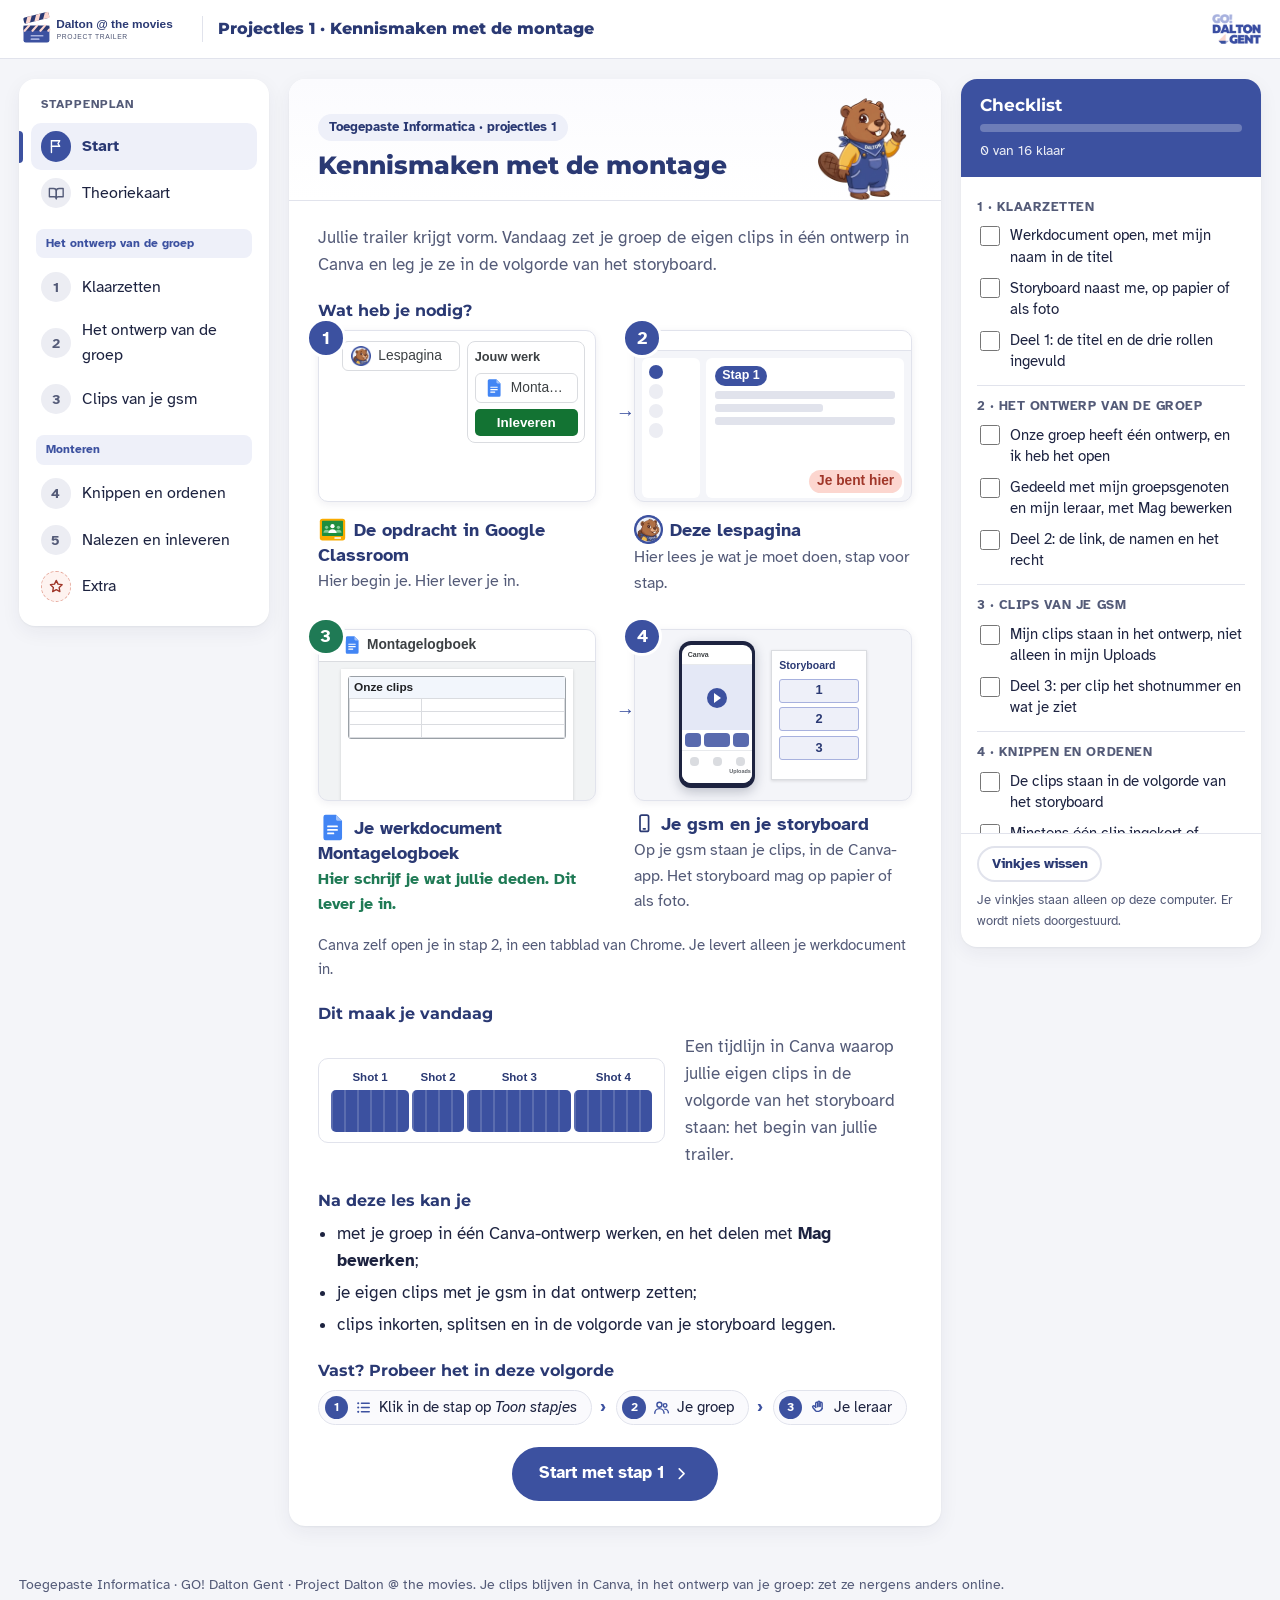
<file: index.html>
<!DOCTYPE html>
<html lang="nl-BE">
<head>
  <meta charset="UTF-8">
  <meta name="viewport" content="width=device-width, initial-scale=1">
  <meta name="toestel" content="windows">
<meta name="programma" content="canva">
  <title>Lespagina · Projectles 1 · Kennismaken met de montage · Dalton @ the movies</title>
  <link rel="icon" href="assets/logos/lespagina-icon.png" type="image/png">
  <link rel="stylesheet" href="css/style.css">
</head>
<body data-storage="movies_montage_v1_" data-modus-start="kort" data-laatste-stap="5" data-ai-hulp="uit">

<!-- Pictogrammen: eenvoudige lijntekeningen, eigen werk. Gebruik: een svg met class "ic" en daarin use met href naar het symbool. -->
<svg xmlns="http://www.w3.org/2000/svg" style="display:none">
  <symbol id="i-flag" viewBox="0 0 24 24"><path d="M5 21V4"/><path d="M5 4h12l-2.5 4 2.5 4H5"/></symbol>
  <symbol id="i-book" viewBox="0 0 24 24"><path d="M2 5h6a4 4 0 0 1 4 4v11a3 3 0 0 0-3-3H2z"/><path d="M22 5h-6a4 4 0 0 0-4 4v11a3 3 0 0 1 3-3h7z"/></symbol>
  <symbol id="i-check" viewBox="0 0 24 24"><path d="M5 12.5l4.5 4.5L19 7.5"/></symbol>
  <symbol id="i-check-circle" viewBox="0 0 24 24"><circle cx="12" cy="12" r="9"/><path d="M8 12.5l2.7 2.7L16 10"/></symbol>
  <symbol id="i-list" viewBox="0 0 24 24"><path d="M9 6h11M9 12h11M9 18h11"/><path d="M4.5 6h.01M4.5 12h.01M4.5 18h.01" stroke-width="3"/></symbol>
  <symbol id="i-bulb" viewBox="0 0 24 24"><path d="M9 18h6M10 21h4"/><path d="M12 3a6 6 0 0 0-4 10.5c.7.7 1 1.5 1 2.5h6c0-1 .3-1.8 1-2.5A6 6 0 0 0 12 3z"/></symbol>
  <symbol id="i-alert" viewBox="0 0 24 24"><path d="M12 3.5l9.5 17h-19z"/><path d="M12 10v4.5M12 17.5h.01"/></symbol>
  <symbol id="i-help" viewBox="0 0 24 24"><circle cx="12" cy="12" r="9"/><path d="M9.6 9.3a2.5 2.5 0 1 1 3.4 2.5c-.6.3-1 .8-1 1.5v.4M12 17h.01"/></symbol>
  <symbol id="i-users" viewBox="0 0 24 24"><circle cx="9" cy="8" r="3.5"/><path d="M2.5 20a6.5 6.5 0 0 1 13 0"/><circle cx="17" cy="9" r="2.5"/><path d="M16.5 14.2a5 5 0 0 1 5 5"/></symbol>
  <symbol id="i-send" viewBox="0 0 24 24"><path d="M12 15V3M7 8l5-5 5 5"/><path d="M4 14v6h16v-6"/></symbol>
  <symbol id="i-star" viewBox="0 0 24 24"><path d="M12 3.5l2.6 5.4 5.9.8-4.3 4.1 1 5.9L12 16.9l-5.2 2.8 1-5.9-4.3-4.1 5.9-.8z"/></symbol>
  <symbol id="i-link" viewBox="0 0 24 24"><path d="M10 14a4 4 0 0 0 5.7 0l3-3a4 4 0 0 0-5.7-5.7l-1 1"/><path d="M14 10a4 4 0 0 0-5.7 0l-3 3a4 4 0 0 0 5.7 5.7l1-1"/></symbol>
  <symbol id="i-hand" viewBox="0 0 24 24"><path d="M8 12V6a1.5 1.5 0 0 1 3 0v5"/><path d="M11 10.5V4.5a1.5 1.5 0 0 1 3 0v6"/><path d="M14 10.5V6a1.5 1.5 0 0 1 3 0v7.5"/><path d="M8 11.5l-1.5-1.5a1.6 1.6 0 0 0-2.3 2.3l3.6 4.2A6.5 6.5 0 0 0 17 13.5"/></symbol>
  <symbol id="i-left" viewBox="0 0 24 24"><path d="M15 6l-6 6 6 6"/></symbol>
  <symbol id="i-right" viewBox="0 0 24 24"><path d="M9 6l6 6-6 6"/></symbol>
  <symbol id="i-lock" viewBox="0 0 24 24"><rect x="5" y="11" width="14" height="10" rx="2"/><path d="M8 11V8a4 4 0 0 1 8 0v3"/></symbol>
  <symbol id="i-info" viewBox="0 0 24 24"><circle cx="12" cy="12" r="9"/><path d="M12 11v5.5M12 7.6h.01"/></symbol>
  <symbol id="i-film" viewBox="0 0 24 24"><rect x="3" y="4" width="18" height="16" rx="2"/><path d="M7 4v16M17 4v16M3 9h4M3 15h4M17 9h4M17 15h4"/></symbol>
  <symbol id="i-phone" viewBox="0 0 24 24"><rect x="7" y="2.5" width="10" height="19" rx="2"/><path d="M11 18.5h2"/></symbol>
  <symbol id="i-cut" viewBox="0 0 24 24"><circle cx="6" cy="7" r="2.5"/><circle cx="6" cy="17" r="2.5"/><path d="M8 8.5L20 18M8 15.5L20 6"/></symbol>
  <symbol id="i-eye" viewBox="0 0 24 24"><path d="M2 12s4-7 10-7 10 7 10 7-4 7-10 7S2 12 2 12z"/><circle cx="12" cy="12" r="3"/></symbol>
  <symbol id="i-move" viewBox="0 0 24 24"><path d="M3 12h18M7 8l-4 4 4 4M17 8l4 4-4 4"/></symbol>
</svg>

<div class="teacher-banner">Leraarweergave: de roze kaders tonen waar je een screenshot kan plaatsen. Leerlingen zien die kaders niet.</div>

<header class="topbar">
  <div class="topbar-inner">
    <a class="brand" href="index.html" title="Naar het begin van de les">
      <img src="assets/movies-logo.svg" alt="Dalton @ the movies">
      <span class="brand-lesson">Projectles 1 · Kennismaken met de montage</span>
    </a>
    <span class="topbar-spacer"></span>
    <img class="dalton-mark" src="assets/dalton-gent-logo.png" alt="GO! Dalton Gent">
  </div>
</header>

<div class="layout">

  <!-- ============ LINKS: de route ============ -->
  <nav class="route" aria-label="Stappenplan">
    <p class="route-title">Stappenplan</p>
    <button class="nav-btn" type="button" data-step="start"><span class="nav-num"><svg class="ic" aria-hidden="true"><use href="#i-flag"/></svg></span><span class="nav-lbl">Start</span></button>
    <button class="nav-btn" type="button" data-step="theorie"><span class="nav-num"><svg class="ic" aria-hidden="true"><use href="#i-book"/></svg></span><span class="nav-lbl">Theoriekaart</span></button>

    <p class="route-group">Het ontwerp van de groep</p>
    <button class="nav-btn" type="button" data-step="1"><span class="nav-num"><span class="nav-n">1</span><svg class="ic nav-check" aria-hidden="true"><use href="#i-check"/></svg></span><span class="nav-lbl">Klaarzetten</span></button>
    <button class="nav-btn" type="button" data-step="2"><span class="nav-num"><span class="nav-n">2</span><svg class="ic nav-check" aria-hidden="true"><use href="#i-check"/></svg></span><span class="nav-lbl">Het ontwerp van de groep</span></button>
    <button class="nav-btn" type="button" data-step="3"><span class="nav-num"><span class="nav-n">3</span><svg class="ic nav-check" aria-hidden="true"><use href="#i-check"/></svg></span><span class="nav-lbl">Clips van je gsm</span></button>

    <p class="route-group">Monteren</p>
    <button class="nav-btn" type="button" data-step="4"><span class="nav-num"><span class="nav-n">4</span><svg class="ic nav-check" aria-hidden="true"><use href="#i-check"/></svg></span><span class="nav-lbl">Knippen en ordenen</span></button>
    <button class="nav-btn" type="button" data-step="5"><span class="nav-num"><span class="nav-n">5</span><svg class="ic nav-check" aria-hidden="true"><use href="#i-check"/></svg></span><span class="nav-lbl">Nalezen en inleveren</span></button>
    <button class="nav-btn extra" type="button" data-step="extra"><span class="nav-num"><svg class="ic" aria-hidden="true"><use href="#i-star"/></svg></span><span class="nav-lbl">Extra</span></button>
  </nav>

  <!-- ============ MIDDEN: één stap tegelijk ============ -->
  <main id="main">

    <!-- ===== START ===== -->
    <section class="pane" id="pane-start" aria-labelledby="h-start">
      <article class="card">
        <header class="card-head met-mascotte">
          <div>
            <div class="tags"><span class="tag tag-where">Toegepaste Informatica · projectles 1</span></div>
            <h1 id="h-start">Kennismaken met de montage</h1>
          </div>
          <img class="mascotte-kop" src="assets/mascotte/dalton_welkom.webp" alt="" width="120" height="120">
        </header>
        <div class="card-body">
          <p class="intro">Jullie trailer krijgt vorm. Vandaag zet je groep de eigen clips in één ontwerp in Canva en leg je ze in de volgorde van het storyboard.</p>

          <h2 class="sec">Wat heb je nodig?</h2>
          <ol class="nodig vier">
            <li class="nodig-item">
              <div class="mock mock-opdracht" aria-hidden="true">
                <div class="mo-midden"><div class="mo-titel"><img class="logo" src="assets/logos/classroom.svg" alt="">Projectles 1 — Kennismaken met de montage</div><div class="mo-chip"><img class="logo" src="assets/logos/lespagina.webp" alt=""><span>Lespagina</span></div></div><div class="mo-werk"><div class="mo-werk-kop">Jouw werk</div><div class="mo-chip"><img class="logo" src="assets/logos/docs.svg" alt=""><span>Montagelogboek</span></div><div class="mo-knop">Inleveren</div></div>
              </div>
              <p class="nodig-naam"><img class="logo" src="assets/logos/classroom.svg" alt="">De opdracht in Google Classroom</p>
              <p class="nodig-uitleg">Hier begin je. Hier lever je in.</p>
            </li>
            <li class="nodig-item">
              <div class="mock mock-lespagina" aria-hidden="true">
                <div class="ml-balk"></div>
                <div class="ml-midden">
                  <div class="ml-route"><span></span><span></span><span></span><span></span></div>
                  <div class="ml-stap"><span class="ml-tag">Stap 1</span><span class="ml-lijn"></span><span class="ml-lijn kort"></span><span class="ml-lijn"></span></div>
                </div>
                <div class="ml-hier">Je bent hier</div>
              </div>
              <p class="nodig-naam"><img class="logo" src="assets/logos/lespagina.webp" alt="">Deze lespagina</p>
              <p class="nodig-uitleg">Hier lees je wat je moet doen, stap voor stap.</p>
            </li>
            <li class="nodig-item inleveren">
              <div class="mock mock-werkdocument" aria-hidden="true">
                <div class="mw-balk"><img class="logo" src="assets/logos/docs.svg" alt="">Montagelogboek</div>
                <div class="mw-blad">
                  <div class="mw-venster">
                    <div class="mw-kop">Onze clips</div>
                    <div class="mw-rijen"><span></span><span></span><span></span><span></span><span></span><span></span></div>
                  </div>
                </div>
              </div>
              <p class="nodig-naam"><img class="logo" src="assets/logos/docs.svg" alt="">Je werkdocument Montagelogboek</p>
              <p class="nodig-uitleg">Hier schrijf je wat jullie deden. Dit lever je in.</p>
            </li>
            <li class="nodig-item">
              <div class="mock mock-gsm" aria-hidden="true">
                <div class="gsm"><div class="gsm-scherm"><div class="gsm-balk"><span>Canva</span></div><div class="gsm-beeld"><span></span></div><div class="gsm-tijdlijn"><i></i><i></i><i></i></div><div class="gsm-werkbalk"><span class="gsm-tab"><i></i></span><span class="gsm-tab"><i></i></span><span class="gsm-tab"><i></i>Uploads</span></div></div></div>
                <div class="mg-blad"><b>Storyboard</b><span>1</span><span>2</span><span>3</span></div>
              </div>
              <p class="nodig-naam"><svg class="ic" aria-hidden="true"><use href="#i-phone"/></svg> Je gsm en je storyboard</p>
              <p class="nodig-uitleg">Op je gsm staan je clips, in de Canva-app. Het storyboard mag op papier of als foto.</p>
            </li>
          </ol>
          <p class="nodig-noot">Canva zelf open je in stap 2, in een tabblad van Chrome. Je levert alleen je werkdocument in.</p>

          <h2 class="sec">Dit maak je vandaag</h2>
          <div class="vandaag">
            <div class="tl" role="img" aria-label="Tekening van een tijdlijn met vier clips na elkaar. Boven elke clip staat het shotnummer, van 1 tot 4."><div class="tl-nrs" aria-hidden="true"><span style="--w:3">Shot 1</span><span style="--w:2">Shot 2</span><span style="--w:4">Shot 3</span><span style="--w:3">Shot 4</span></div><div class="tl-rij"><div class="tl-spoor"><span class="tl-clip" style="--w:3"></span><span class="tl-clip" style="--w:2"></span><span class="tl-clip" style="--w:4"></span><span class="tl-clip" style="--w:3"></span></div></div></div>
            <p>Een tijdlijn in Canva waarop jullie eigen clips in de volgorde van het storyboard staan: het begin van jullie trailer.</p>
          </div>

          <h2 class="sec">Na deze les kan je</h2>
          <ul class="doelen">
            <li>met je groep in één Canva-ontwerp werken, en het delen met <strong>Mag bewerken</strong>;</li>
            <li>je eigen clips met je gsm in dat ontwerp zetten;</li>
            <li>clips inkorten, splitsen en in de volgorde van je storyboard leggen.</li>
          </ul>

          <h2 class="sec">Vast? Probeer het in deze volgorde</h2>
          <ol class="vast">
            <li><svg class="ic" aria-hidden="true"><use href="#i-list"/></svg><span>Klik in de stap op <em>Toon stapjes</em></span></li>
            <li><svg class="ic" aria-hidden="true"><use href="#i-users"/></svg><span>Je groep</span></li>
            <li><svg class="ic" aria-hidden="true"><use href="#i-hand"/></svg><span>Je leraar</span></li>
          </ol>

          <p class="start-cta"><button class="btn btn-primary" type="button" data-goto="1">Start met stap 1 <svg class="ic" aria-hidden="true"><use href="#i-right"/></svg></button></p>
        </div>
      </article>
    </section>

    <!-- ===== THEORIEKAART ===== -->
    <section class="pane" id="pane-theorie" aria-labelledby="h-theorie">
      <article class="card">
        <header class="card-head">
          <div class="tags"><span class="tag tag-where">Spiekbriefje</span></div>
          <h2 id="h-theorie">Theoriekaart</h2>
        </header>
        <div class="card-body">
          <p class="intro">Alles op één plek. Kom hier terug als je iets niet meer weet.</p>
          <div class="t-grid">
            <section class="t-card">
              <h3><svg class="ic" aria-hidden="true"><use href="#i-flag"/></svg>Het project</h3>
              <ul>
                <li>Elke groep van drie maakt een <strong>filmtrailer</strong>.</li>
                <li>Cubex: verhaal, storyboard en filmen. Nederlands: synopsis en dialoog. Engels: voice-over en pitch. <strong>Informatica: de montage, in Canva.</strong></li>
                <li>Drie projectlessen: vandaag kennismaken met de montage · donderdag 29 oktober muziek, tekst en geluid · donderdag 12 november afwerken en inleveren.</li>
                <li>Eindproduct: vrijdag 13 november, getoond op het slotmoment.</li>
              </ul>
            </section>
            <section class="t-card">
              <h3><svg class="ic" aria-hidden="true"><use href="#i-users"/></svg>De rollen</h3>
              <table class="t-rows">
                <tr><th>monteur</th><td>werkt op de tijdlijn: inkorten, splitsen, ordenen</td></tr>
                <tr><th>regisseur</th><td>houdt het storyboard bij: volgorde en lengte van elk shot</td></tr>
                <tr><th>clipverzamelaar</th><td>zorgt dat alle clips in het ontwerp staan; vraagt wie er in beeld staat</td></tr>
              </table>
              <p class="t-os">Eén monteur tegelijk op de tijdlijn.</p>
            </section>
            <section class="t-card wide">
              <h3><svg class="ic" aria-hidden="true"><use href="#i-film"/></svg>De tijdlijn</h3>
              <div class="tl met-naam" role="img" aria-label="Tekening van de tijdlijn. Drie clips staan na elkaar op de hoofdtrack. De tweede clip is gekozen: aan haar linkerrand en rechterrand sleep je. De afspeelkop, een lijn met een bolletje, staat in die clip."><div class="tl-liniaal" aria-hidden="true"><span>0:00</span><span>0:02</span><span>0:04</span><span>0:06</span><span>0:08</span></div><div class="tl-rij"><span class="tl-naam">Hoofdtrack</span><div class="tl-spoor"><span class="tl-clip" style="--w:3"><b>1</b></span><span class="tl-clip gekozen" style="--w:4"><b>2</b></span><span class="tl-clip" style="--w:2"><b>3</b></span><span class="tl-kop" style="--x:42%"></span></div></div><div class="tl-pills" aria-hidden="true"><span class="tl-pill" style="--x:25%;--t:-50%;--s:50%">linkerrand</span><span class="tl-pill" style="--x:42%;--t:-50%;--s:50%">afspeelkop</span><span class="tl-pill" style="--x:67%;--t:-50%;--s:50%">rechterrand</span></div></div>
              <ul style="margin-top:.7rem">
                <li>De tijdlijn staat <strong>onderaan</strong> in Canva. Ze toont welke clip wanneer speelt.</li>
                <li>Je clips staan na elkaar op de <strong>hoofdtrack</strong>.</li>
                <li>Afspelen en pauzeren: de <strong>spatiebalk</strong>.</li>
              </ul>
            </section>
            <section class="t-card">
              <h3><svg class="ic" aria-hidden="true"><use href="#i-cut"/></svg>Inkorten</h3>
              <ul>
                <li>Het begin of het einde van een clip weg.</li>
                <li>Klik de clip aan in de tijdlijn. Sleep de <strong>linkerrand</strong> (het begin) of de <strong>rechterrand</strong> (het einde) naar binnen.</li>
              </ul>
            </section>
            <section class="t-card">
              <h3><svg class="ic" aria-hidden="true"><use href="#i-cut"/></svg>Splitsen</h3>
              <ul>
                <li>Een clip in twee stukken knippen.</li>
                <li>Klik in de clip op de plek waar je wil knippen: de <strong>afspeelkop</strong> springt erheen.</li>
                <li>Druk op <strong>S</strong>, of klik met de rechtermuisknop › <strong>Splitsen</strong>.</li>
                <li>Iets uit het <strong>midden</strong> weg? Splits twee keer en verwijder het stuk ertussen.</li>
              </ul>
            </section>
            <section class="t-card">
              <h3><svg class="ic" aria-hidden="true"><use href="#i-move"/></svg>Slepen en verwijderen</h3>
              <ul>
                <li>Een andere volgorde: sleep de clip naar links of rechts.</li>
                <li>Weg: klik de clip aan en druk op <strong>Delete</strong>.</li>
                <li>Iets fout? Klik bovenaan op de pijl <strong>Ongedaan maken</strong>, of druk op <strong>Ctrl + Z</strong>.</li>
              </ul>
            </section>
            <section class="t-card">
              <h3><svg class="ic" aria-hidden="true"><use href="#i-link"/></svg>Samen in één ontwerp</h3>
              <ul>
                <li>Eén leerling maakt het ontwerp en is de <strong>eigenaar</strong>. De eigenaar deelt het: <strong>Delen</strong> › <strong>Mensen toevoegen</strong> › een naam.</li>
                <li><strong>Mag bewerken</strong> (in het venster staat <em>Bewerken</em>): openen, bewerken en opslaan. Met <em>Kan reactie achterlaten</em> of <em>Mag bekijken</em> kan je niet monteren.</li>
                <li>Meld je aan met je schoolaccount: wie zonder aan te melden binnenkomt via een link, kan niets uploaden.</li>
              </ul>
            </section>
            <section class="t-card">
              <h3><svg class="ic" aria-hidden="true"><use href="#i-phone"/></svg>Van je gsm in het ontwerp</h3>
              <ul>
                <li>Wat je uploadt, staat in <strong>jouw Uploads</strong>. Alleen jij ziet het daar.</li>
                <li>Pas als je <strong>op de clip tikt</strong>, staat ze in het ontwerp van je groep, op de plaats van de afspeelkop.</li>
              </ul>
            </section>
            <section class="t-card">
              <h3><svg class="ic" aria-hidden="true"><use href="#i-eye"/></svg>Wie er in beeld komt</h3>
              <ul>
                <li>Niemand mag je zonder toestemming filmen of je beeld tonen: dat is <strong>portretrecht</strong>.</li>
                <li>Toestemming om te filmen is nog geen toestemming om te <strong>tonen</strong>.</li>
                <li>Jullie trailer wordt getoond op het slotmoment: vraag het dus ook daarvoor.</li>
              </ul>
            </section>
            <section class="t-card wide">
              <h3><svg class="ic" aria-hidden="true"><use href="#i-help"/></svg>Woorden</h3>
              <table class="t-rows">
                <tr><th>monteren</th><td>je clips kiezen, inkorten, splitsen en in de juiste volgorde zetten</td></tr>
                <tr><th>clip</th><td>een kort stukje video</td></tr>
                <tr><th>tijdlijn</th><td>de strook onderaan waarop je ziet welke clip wanneer speelt</td></tr>
                <tr><th>afspeelkop</th><td>de verticale lijn op de tijdlijn: daar ben je nu in je video</td></tr>
                <tr><th>hoofdtrack</th><td>de dikke strook in de tijdlijn met je clips na elkaar</td></tr>
                <tr><th>inkorten</th><td>het begin of het einde van een clip wegnemen</td></tr>
                <tr><th>splitsen</th><td>een clip in twee stukken knippen, op de plaats van de afspeelkop</td></tr>
                <tr><th>storyboard</th><td>de tekeningen van elk shot, in de volgorde van je film</td></tr>
                <tr><th>eigenaar</th><td>wie het ontwerp maakte; die kan het delen</td></tr>
                <tr><th>portretrecht</th><td>niemand mag je zonder toestemming filmen of je beeld tonen</td></tr>
              </table>
            </section>
            <section class="t-card wide warn">
              <h3><svg class="ic" aria-hidden="true"><use href="#i-alert"/></svg>Veelgemaakte fouten</h3>
              <ul>
                <li>Elk groepslid maakt een eigen ontwerp, in plaats van één ontwerp dat gedeeld wordt.</li>
                <li>Delen met <em>Mag bekijken</em>: de anderen kunnen niet monteren.</li>
                <li>De clip staat wel in <em>Uploads</em>, maar niet in het ontwerp: je tikte er niet op.</li>
                <li>Splitsen zonder de clip aan te klikken, of met de afspeelkop op de verkeerde plek.</li>
                <li>Clips in de volgorde waarin je ze filmde, niet in die van het storyboard.</li>
                <li>Iemand herkenbaar in beeld die niet weet dat de trailer getoond wordt.</li>
              </ul>
            </section>
          </div>
        </div>
      </article>
    </section>

    <!-- ===== STAP 1 ===== -->
    <section class="pane" id="pane-1" aria-labelledby="h-1">
      <article class="card">
        <header class="card-head">
          <div class="tags"><span class="tag tag-step">Stap 1</span><span class="tag tag-where"><img class="logo" src="assets/logos/docs.svg" alt=""> Werkdocument, deel 1</span></div>
          <h2 id="h-1">Klaarzetten</h2>
        </header>
        <div class="card-body">
          <p class="intro">Je legt alles klaar en je groep verdeelt de rollen. Daarna begint het monteren.</p>
          <div class="todo-box">
            <div class="todo-head"><h3><svg class="ic" aria-hidden="true"><use href="#i-list"/></svg> Wat moet je doen?</h3></div>
            <ol class="doe">
<li><details class="stapjes" open><summary><span class="doe-tekst">Open je werkdocument <strong>Montagelogboek</strong>.</span><span class="stapjes-knop" aria-hidden="true"></span></summary>
  <ol class="klein">
    <li><p>Kijk in je opdracht in Google Classroom rechts, bij <strong>Jouw werk</strong>.</p><div class="mock mock-opdracht mini-mock" role="img" aria-label="Tekening van de opdracht in Google Classroom. Rechts het vak Jouw werk, in een rood kader."><div class="mo-midden"><div class="mo-titel"><img class="logo" src="assets/logos/classroom.svg" alt="">Projectles 1 — Kennismaken met de montage</div><div class="mo-chip"><img class="logo" src="assets/logos/lespagina.webp" alt=""><span>Lespagina</span></div></div><div class="mo-werk wijs"><div class="mo-werk-kop">Jouw werk</div><div class="mo-chip"><img class="logo" src="assets/logos/docs.svg" alt=""><span>Montagelogboek</span></div><div class="mo-knop">Inleveren</div></div></div></li>
    <li><p>Klik op <strong>Montagelogboek</strong>. Jouw naam staat in de titel.</p><div class="mock mock-opdracht mini-mock" role="img" aria-label="Tekening van de opdracht. Bij Jouw werk staat Montagelogboek in een rood kader."><div class="mo-midden"><div class="mo-titel"><img class="logo" src="assets/logos/classroom.svg" alt="">Projectles 1 — Kennismaken met de montage</div><div class="mo-chip"><img class="logo" src="assets/logos/lespagina.webp" alt=""><span>Lespagina</span></div></div><div class="mo-werk"><div class="mo-werk-kop">Jouw werk</div><div class="mo-chip wijs"><img class="logo" src="assets/logos/docs.svg" alt=""><span>Montagelogboek</span></div><div class="mo-knop">Inleveren</div></div></div></li>
    <li><p>Je werkdocument opent in een nieuw tabblad. Klik bovenaan op een tabblad om te wisselen.</p><div class="teken-tabs" role="img" aria-label="Tekening van de tabbladen bovenaan in Chrome: Google Classroom, Lespagina · Projectles 1 en Montagelogboek. Montagelogboek staat in een rood kader."><span class="tt-tab"><img class="logo" src="assets/logos/classroom.svg" alt="">Google Classroom</span><span class="tt-tab"><img class="logo" src="assets/logos/lespagina.webp" alt="">Lespagina · Projectles 1</span><span class="tt-tab actief wijs"><img class="logo" src="assets/logos/docs.svg" alt="">Montagelogboek</span></div></li>
  </ol>
</details></li>
<li><span class="doe-tekst">Leg het <strong>storyboard</strong> van je groep naast je.</span><span class="sub">Op papier, of als foto op je gsm.</span></li>
<li><details class="stapjes" open><summary><span class="doe-tekst">Verdeel de drie <strong>rollen</strong> en vul <strong>deel 1</strong> in.</span><span class="stapjes-knop" aria-hidden="true"></span></summary>
  <ol class="klein">
    <li><p>Scroll naar <strong>Deel 1</strong>. Klik in het eerste vak en typ de titel van jullie trailer.</p><img class="mini" src="assets/stapjes/s1-titel.png" alt="Deel 1 in het werkdocument. Het vak voor de titel van de trailer staat in een rood kader." loading="lazy"></li>
    <li><p>Klik in de tabel in het vak naast <strong>Monteur</strong>, <strong>Regisseur</strong> en <strong>Clipverzamelaar</strong>. Typ telkens een voornaam.<span class="sub">Wie het ontwerp in stap 2 maakt, is de monteur. Met twee of met vier? Lees de grijze regel onder de tabel.</span></p><img class="mini" src="assets/stapjes/s1-rollen.png" alt="Deel 1: de tabel met de rollen. De drie lege vakken in de kolom Wie? staan in een rood kader." loading="lazy"></li>
  </ol>
</details></li>
            </ol>
          </div>
          <div class="tip"><svg class="ic" aria-hidden="true"><use href="#i-bulb"/></svg><p><strong>Geen storyboard bij?</strong> Schrijf samen op een blad de volgorde van jullie shots, in één zin per shot.</p></div>
        </div>
        <footer class="card-nav">
          <button class="btn" type="button" data-goto="start"><svg class="ic" aria-hidden="true"><use href="#i-left"/></svg> Start</button>
          <button class="btn btn-primary" type="button" data-goto="2">Stap 2 <svg class="ic" aria-hidden="true"><use href="#i-right"/></svg></button>
        </footer>
      </article>
    </section>

    <!-- ===== STAP 2 ===== -->
    <section class="pane" id="pane-2" aria-labelledby="h-2">
      <article class="card">
        <header class="card-head">
          <div class="tags"><span class="tag tag-step">Stap 2</span><span class="tag tag-where">Canva</span><span class="tag tag-where"><img class="logo" src="assets/logos/docs.svg" alt=""> Werkdocument, deel 2</span></div>
          <h2 id="h-2">Het ontwerp van de groep</h2>
        </header>
        <div class="card-body">
          <p class="intro">De monteur maakt één ontwerp en deelt het. Zo werken jullie alle drie in dezelfde trailer.</p>
          <div class="todo-box">
            <div class="todo-head"><h3><svg class="ic" aria-hidden="true"><use href="#i-list"/></svg> Wat moet je doen?</h3></div>
            <ol class="doe">
<li><span class="doe-tekst"><strong>Iedereen:</strong> klik op <a class="btn btn-primary btn-open" href="https://www.canva.com" target="_blank" rel="noopener">Open Canva</a></span><span class="sub">Het opent in een nieuw tabblad. Meld je aan met je schoolaccount.</span></li>
<li><details class="stapjes" open><summary><span class="doe-tekst"><strong>Alleen de monteur:</strong> maak een ontwerp in Canva.</span><span class="stapjes-knop" aria-hidden="true"></span></summary>
  <ol class="klein">
    <li><p>Klik bovenaan op <strong>Video</strong>.</p><img class="mini" src="assets/stapjes/canva-video.png" alt="De startpagina van Canva. In de rij bovenaan staat Video in een rood kader." loading="lazy"></li>
    <li><p>Klik op <strong>Liggende video</strong>.<span class="sub">Je ontwerp opent in een nieuw tabblad, met onderaan de tijdlijn.</span></p><img class="mini" src="assets/stapjes/canva-liggende-video.png" alt="Het venster Een ontwerp maken, bij Video's. De tegel Liggende video staat in een rood kader." loading="lazy"></li>
    <li><p>Klik bovenaan op <strong>Ontwerp zonder titel</strong>. Typ <strong>Trailer –</strong> met daarachter de titel van jullie trailer, en druk op <strong>Enter</strong>.</p><img class="mini" src="assets/stapjes/canva-naam.png" alt="De balk bovenaan in Canva. De naam van het ontwerp, Trailer – De laatste bus, staat in een rood kader." loading="lazy"></li>
  </ol>
</details></li>
<li><details class="stapjes" open><summary><span class="doe-tekst"><strong>Alleen de monteur:</strong> deel het ontwerp met je groep en je leraar.</span><span class="stapjes-knop" aria-hidden="true"></span></summary>
  <ol class="klein">
    <li><p>Klik rechtsboven op <strong>Delen</strong>.</p><img class="mini" src="assets/stapjes/canva-delen.png" alt="De balk bovenaan in Canva. De knop Delen staat in een rood kader." loading="lazy"></li>
    <li><p>Klik in het vak <strong>Mensen toevoegen</strong>. Typ de naam van een groepsgenoot en klik de naam aan in de lijst.<span class="sub">Doe hetzelfde voor je andere groepsgenoot en voor je leraar: het e-mailadres staat op het bord.</span></p><img class="mini" src="assets/stapjes/canva-mensen-toevoegen.png" alt="Het venster Ontwerp delen. Het vak Mensen toevoegen staat in een rood kader." loading="lazy"></li>
    <li><p>Kijk rechts in het vak: daar staat <strong>Bewerken</strong>. Zo is het goed.<span class="sub">Klik je erop, dan zie je Mag bewerken met een vinkje. Met Kan reactie achterlaten of Mag bekijken kunnen je groepsgenoten niets monteren.</span></p><img class="mini" src="assets/stapjes/canva-mag-bewerken.png" alt="Het venster Ontwerp delen met een naam in het vak. Het lijstje rechts is open: Mag bewerken, met een vinkje, staat in een rood kader." loading="lazy"></li>
    <li><p>Klik op <strong>Delen</strong>.</p><img class="mini" src="assets/stapjes/canva-delen-knop.png" alt="Het venster Ontwerp delen. De paarse knop Delen onderaan staat in een rood kader." loading="lazy"></li>
  </ol>
</details></li>
<li><details class="stapjes" open><summary><span class="doe-tekst"><strong>De anderen:</strong> open het ontwerp van je groep.</span><span class="stapjes-knop" aria-hidden="true"></span></summary>
  <ol class="klein">
    <li><p>Klik links op <strong>Projecten</strong> en dan op <strong>Met jou gedeeld</strong>. Klik op het ontwerp van je groep.<span class="sub">Staat het er niet? Dan deelde je monteur het niet met jou. Vraag het aan je monteur.</span></p><img class="mini" src="assets/stapjes/canva-met-jou-gedeeld.png" alt="Canva, Projecten. In de lijst staat Met jou gedeeld in een rood kader." loading="lazy"></li>
  </ol>
</details></li>
<li><details class="stapjes" open><summary><span class="doe-tekst"><strong>Iedereen:</strong> kopieer de link van het ontwerp en vul <strong>deel 2</strong> in.</span><span class="stapjes-knop" aria-hidden="true"></span></summary>
  <ol class="klein">
    <li><p>Klik rechtsboven op <strong>Delen</strong> en dan op <strong>Link kopiëren</strong>.</p><img class="mini" src="assets/stapjes/canva-link-kopieren.png" alt="Het venster Ontwerp delen. De paarse knop Link kopiëren staat in een rood kader." loading="lazy"></li>
    <li><p>Ga naar je werkdocument. Klik in het eerste vak van <strong>Deel 2</strong> en druk op <strong>Ctrl + V</strong>.</p><img class="mini" src="assets/stapjes/s2-link.png" alt="Deel 2 in het werkdocument. Het vak voor de link naar het ontwerp staat in een rood kader." loading="lazy"></li>
    <li><p>Typ in het vak eronder de voornamen van je groep en je leraar.</p><img class="mini" src="assets/stapjes/s2-gedeeld.png" alt="Deel 2: het vak Ons ontwerp is gedeeld met staat in een rood kader." loading="lazy"></li>
    <li><p>Typ een <strong>x</strong> in het vak onder <strong>Mag bewerken</strong>.</p><img class="mini" src="assets/stapjes/s2-recht.png" alt="Deel 2: de drie vakken onder Mag bekijken, Kan reactie achterlaten en Mag bewerken. Het derde vak staat in een rood kader." loading="lazy"></li>
  </ol>
</details></li>
            </ol>
          </div>
          <div class="tip"><svg class="ic" aria-hidden="true"><use href="#i-bulb"/></svg><p><strong>Waar is de lespagina?</strong> Canva opent je ontwerp in een nieuw tabblad. Klik bovenaan in Chrome op het tabblad <strong>Lespagina · Projectles 1</strong> om terug te gaan.</p></div>
          <div class="info" role="group" aria-labelledby="info-ontwerp">
            <div class="info-kop"><svg class="ic" aria-hidden="true"><use href="#i-info"/></svg><span class="info-soort">Info</span><h3 id="info-ontwerp">Eén ontwerp voor de hele groep</h3><span class="info-bij">bij handeling 2 tot 5</span></div>
            <div class="info-body">
              <ul class="doelen">
                <li>Wie het ontwerp maakt, is de <strong>eigenaar</strong>. De eigenaar deelt het.</li>
                <li><strong>Mag bewerken</strong> (in het venster staat <em>Bewerken</em>): je groepsgenoten kunnen het ontwerp openen, bewerken en opslaan.</li>
                <li><strong>Kan reactie achterlaten</strong> en <strong>Mag bekijken</strong> zijn niet genoeg om te monteren.</li>
                <li>Deel met een naam: je groepsgenoten en je leraar vind je in de lijst, want jullie zitten allemaal in Canva van de school.</li>
                <li>Vandaag start je met een <strong>leeg</strong> ontwerp. Titels, overgangen en muziek komen in projectles 2.</li>
              </ul>
            </div>
          </div>
        </div>
        <footer class="card-nav">
          <button class="btn" type="button" data-goto="1"><svg class="ic" aria-hidden="true"><use href="#i-left"/></svg> Stap 1</button>
          <button class="btn btn-primary" type="button" data-goto="3">Stap 3 <svg class="ic" aria-hidden="true"><use href="#i-right"/></svg></button>
        </footer>
      </article>
    </section>

    <!-- ===== STAP 3 ===== -->
    <section class="pane" id="pane-3" aria-labelledby="h-3">
      <article class="card">
        <header class="card-head">
          <div class="tags"><span class="tag tag-step">Stap 3</span><span class="tag tag-where"><svg class="ic" aria-hidden="true"><use href="#i-phone"/></svg> Canva-app op je gsm</span><span class="tag tag-where"><img class="logo" src="assets/logos/docs.svg" alt=""> Werkdocument, deel 3</span></div>
          <h2 id="h-3">Clips van je gsm</h2>
        </header>
        <div class="card-body">
          <p class="intro">Je clips staan op je gsm. Met de Canva-app zet je ze in het ontwerp van je groep. (De beelden komen van Canva in de browser van een gsm: in de app ziet het er bijna zo uit.)</p>
          <div class="todo-box">
            <div class="todo-head"><h3><svg class="ic" aria-hidden="true"><use href="#i-list"/></svg> Wat moet je doen?</h3></div>
            <ol class="doe">
<li><details class="stapjes" open><summary><span class="doe-tekst"><strong>Iedereen met clips:</strong> open het ontwerp van je groep in de Canva-app.</span><span class="stapjes-knop" aria-hidden="true"></span></summary>
  <ol class="klein">
    <li><p>Open de <strong>Canva-app</strong> op je gsm. Meld je aan met je schoolaccount.</p></li>
    <li><p>Tik onderaan op <strong>Je ontwerpen</strong>.</p><img class="mini" src="assets/stapjes/gsm-je-ontwerpen.png" alt="Canva op een gsm. In de balk onderaan staat Je ontwerpen in een rood kader." loading="lazy"></li>
    <li><p>Tik bovenaan op <strong>Alle projecten</strong> en dan op <strong>Met jou gedeeld</strong>. Tik op het ontwerp van je groep.<span class="sub">Ben jij de monteur? Dan staat jullie ontwerp al bij Alle projecten.</span></p><img class="mini" src="assets/stapjes/gsm-met-jou-gedeeld.png" alt="Canva op een gsm: het lijstje Je ontwerpen is open. Met jou gedeeld staat in een rood kader." loading="lazy"></li>
  </ol>
</details></li>
<li><details class="stapjes" open><summary><span class="doe-tekst">Zet je clips in het ontwerp.</span><span class="stapjes-knop" aria-hidden="true"></span></summary>
  <ol class="klein">
    <li><p>Tik in de werkbalk onderaan op <strong>Uploads</strong>.</p><img class="mini" src="assets/stapjes/gsm-uploads.png" alt="De editor van Canva op een gsm. In de werkbalk onderaan staat Uploads in een rood kader." loading="lazy"></li>
    <li><p>Tik op <strong>Bestanden uploaden</strong> en kies je clips op je gsm.<span class="sub">Film je in de les nog iets bij? Vraag het eerst aan wie in beeld komt.</span></p><img class="mini" src="assets/stapjes/gsm-bestanden-uploaden.png" alt="Uploads op een gsm. De paarse knop Bestanden uploaden staat in een rood kader." loading="lazy"></li>
    <li><p><strong>Tik op een clip.</strong> Nu staat ze in het ontwerp.<span class="sub">Ze komt op de plaats van de afspeelkop. Staat ze verkeerd? In stap 4 sleep je ze goed. Doe dit met elke clip.</span></p><img class="mini" src="assets/stapjes/gsm-clip.png" alt="Uploads op een gsm. Een geüploade clip staat in een rood kader." loading="lazy"><img class="mini" src="assets/stapjes/gsm-tijdlijn.png" alt="De tijdlijn op een gsm. De clip die je net aantikte, staat in de tijdlijn, in een rood kader." loading="lazy"></li>
  </ol>
</details></li>
<li><details class="stapjes" open><summary><span class="doe-tekst">Kijk op je computer of de clips in het ontwerp staan.</span><span class="stapjes-knop" aria-hidden="true"></span></summary>
  <ol class="klein">
    <li><p>Ga naar het tabblad van Canva. Staan je clips onderaan in de tijdlijn?<span class="sub">Zie je ze niet? Tikte je in de app wel op de clip?</span></p><div class="tl wijs" role="img" aria-label="Tekening van de tijdlijn onderaan in Canva met drie clips na elkaar."><div class="tl-rij"><div class="tl-spoor"><span class="tl-clip" style="--w:3"></span><span class="tl-clip" style="--w:2"></span><span class="tl-clip" style="--w:3"></span></div></div></div></li>
  </ol>
</details></li>
<li><details class="stapjes" open><summary><span class="doe-tekst">Vul <strong>deel 3</strong> in.</span><span class="stapjes-knop" aria-hidden="true"></span></summary>
  <ol class="klein">
    <li><p>Scroll naar <strong>Deel 3</strong>. Typ in de eerste lege rij het <strong>shotnummer</strong> uit het storyboard.<span class="sub">Kijk naar de voorbeeldrij bovenaan: zo vul je een rij in.</span></p><img class="mini" src="assets/stapjes/s3-voorbeeld.png" alt="Deel 3: de voorbeeldrij bovenaan, in grijs, staat in een rood kader." loading="lazy"></li>
    <li><p>Typ in dezelfde rij wat je ziet in de clip, en een <strong>x</strong> bij <em>In het ontwerp?</em></p><img class="mini" src="assets/stapjes/s3-rij.png" alt="Deel 3: de eerste lege rij van de tabel staat in een rood kader." loading="lazy"></li>
  </ol>
</details></li>
            </ol>
          </div>
          <div class="tip"><svg class="ic" aria-hidden="true"><use href="#i-bulb"/></svg><p><strong>Nog geen clips, of geen gsm bij?</strong> Klik in de tijdlijn bij <strong>+</strong> op <strong>Stockvideo's</strong> en kies drie korte video's om op te oefenen. Jullie eigen clips zet je er later in.</p></div>
          <div class="info" role="group" aria-labelledby="info-uploads">
            <div class="info-kop"><svg class="ic" aria-hidden="true"><use href="#i-info"/></svg><span class="info-soort">Info</span><h3 id="info-uploads">Uploads of ontwerp?</h3><span class="info-bij">bij handeling 2</span></div>
            <div class="info-body">
              <div class="up" role="img" aria-label="Tekening: links jouw Uploads, waar alleen jij je clips ziet. Een pijl met de woorden tik op de clip wijst naar rechts: het ontwerp van je groep, waar iedereen de clips ziet.">
                <div class="up-vak"><b>Jouw Uploads</b><small>alleen jij ziet ze</small><div class="up-tegels"><i></i><i></i><i></i></div></div>
                <div class="up-pijl"><span>→</span>tik op de clip</div>
                <div class="up-vak"><b>Het ontwerp van je groep</b><small>iedereen ziet ze</small><div class="up-tegels"><i></i><i></i></div></div>
              </div>
              <p class="info-uitleg" style="margin:0">Wat je uploadt, staat in <strong>jouw</strong> Uploads. Pas als je op de clip tikt, staat ze in het ontwerp.</p>
            </div>
          </div>
        </div>
        <footer class="card-nav">
          <button class="btn" type="button" data-goto="2"><svg class="ic" aria-hidden="true"><use href="#i-left"/></svg> Stap 2</button>
          <button class="btn btn-primary" type="button" data-goto="4">Stap 4 <svg class="ic" aria-hidden="true"><use href="#i-right"/></svg></button>
        </footer>
      </article>
    </section>

    <!-- ===== STAP 4 ===== -->
    <section class="pane" id="pane-4" aria-labelledby="h-4">
      <article class="card">
        <header class="card-head">
          <div class="tags"><span class="tag tag-step">Stap 4</span><span class="tag tag-where">Canva, de tijdlijn</span><span class="tag tag-where"><img class="logo" src="assets/logos/docs.svg" alt=""> Werkdocument, deel 3</span></div>
          <h2 id="h-4">Knippen en ordenen</h2>
        </header>
        <div class="card-body">
          <p class="intro">De monteur werkt op de tijdlijn. De regisseur zegt met het storyboard wat de volgorde en de lengte is. De clipverzamelaar kijkt of alle clips erin staan.</p>
          <div class="todo-box">
            <div class="todo-head"><h3><svg class="ic" aria-hidden="true"><use href="#i-list"/></svg> Wat moet je doen?</h3></div>
            <ol class="doe">
<li><details class="stapjes" open><summary><span class="doe-tekst">Zet de clips in de volgorde van het <strong>storyboard</strong>.</span><span class="stapjes-knop" aria-hidden="true"></span></summary>
  <ol class="klein">
    <li><p>Klik een clip aan in de tijdlijn. Houd ingedrukt en sleep ze naar links of rechts.<span class="sub">Eén monteur tegelijk op de tijdlijn: anders schuiven de clips onder elkaars handen.</span></p><div class="tl tl-mini" role="img" aria-label="Tekening van de tijdlijn met de clips in de volgorde 1, 2, 4, 3. Shot 4 moet na shot 3 komen."><div class="tl-rij"><div class="tl-spoor"><span class="tl-clip" style="--w:2"><b>1</b></span><span class="tl-clip" style="--w:2"><b>2</b></span><span class="tl-clip" style="--w:2"><b>4</b></span><span class="tl-clip" style="--w:2"><b>3</b></span></div></div></div></li>
    <li><p>Druk op de <strong>spatiebalk</strong> om af te spelen. Klopt de volgorde met het storyboard?</p></li>
  </ol>
</details></li>
<li><details class="stapjes" open><summary><span class="doe-tekst"><strong>Kort in</strong> wat te lang is.</span><span class="stapjes-knop" aria-hidden="true"></span></summary>
  <ol class="klein">
    <li><p>Klik de clip aan in de tijdlijn.</p></li>
    <li><p>Sleep de linkerrand of de rechterrand naar binnen.<span class="sub">Het storyboard zegt hoe lang het shot duurt. Begint de clip met wiebelend beeld? Sleep de linkerrand.</span></p><img class="mini" src="assets/stapjes/canva-inkorten.png" alt="De tijdlijn in Canva. De gekozen clip heeft een paarse rand. Haar rechterrand staat in een rood kader: daaraan sleep je." loading="lazy"><div class="tl met-naam" role="img" aria-label="Tekening van de tijdlijn. De tweede clip is gekozen. Aan haar linkerrand en haar rechterrand staan witte streepjes: daaraan sleep je."><div class="tl-rij"><span class="tl-naam">Hoofdtrack</span><div class="tl-spoor"><span class="tl-clip" style="--w:3"><b>1</b></span><span class="tl-clip gekozen" style="--w:4"><b>2</b></span><span class="tl-clip" style="--w:2"><b>3</b></span></div></div><div class="tl-pills" aria-hidden="true"><span class="tl-pill" style="--x:25%;--t:-50%;--s:50%">linkerrand</span><span class="tl-pill" style="--x:67%;--t:-50%;--s:50%">rechterrand</span></div></div></li>
  </ol>
</details></li>
<li><details class="stapjes" open><summary><span class="doe-tekst"><strong>Splits</strong> een clip waar iets uit het midden weg moet.</span><span class="stapjes-knop" aria-hidden="true"></span></summary>
  <ol class="klein">
    <li><p>Klik <strong>in de clip</strong> op de plek waar het stuk begint.<span class="sub">De clip is nu gekozen, en de afspeelkop springt naar die plek.</span></p></li>
    <li><p>Druk op de toets <strong>S</strong>.<span class="sub">Of klik met de rechtermuisknop op de clip › <strong>Splitsen</strong>.</span></p><img class="mini" src="assets/stapjes/canva-splitsen.png" alt="Het menu dat opent als je met de rechtermuisknop op een clip klikt. Splitsen, met de letter S, staat in een rood kader." loading="lazy"></li>
    <li><p>Klik in de clip op de plek waar het stuk eindigt, en druk nog eens op <strong>S</strong>.</p></li>
    <li><p>Klik het stuk ertussen aan en druk op <strong>Delete</strong>.</p><div class="tl met-naam" role="img" aria-label="Tekening van de tijdlijn. Het stuk in het midden van clip 2 heeft een roze kleur en de naam weg: dat verwijder je."><div class="tl-rij"><span class="tl-naam">Hoofdtrack</span><div class="tl-spoor"><span class="tl-clip" style="--w:3"><b>1</b></span><span class="tl-clip" style="--w:1.5"><b>2</b></span><span class="tl-weg" style="--w:1.5">weg</span><span class="tl-clip" style="--w:1.5"><b>2</b></span><span class="tl-clip" style="--w:2"><b>3</b></span></div></div></div></li>
  </ol>
</details></li>
<li><span class="doe-tekst">Vul in <strong>deel 3</strong> in wat jullie geknipt hebben.</span><span class="sub">Zoals in de voorbeeldrij: wat deed je, en wat nam je weg?</span></li>
            </ol>
            <figure class="clip"><video src="assets/video/splitsen.mp4" poster="assets/video/splitsen.jpg" autoplay loop muted playsinline controls preload="metadata" aria-label="Filmpje: in de clip klikken waar het stuk begint, op S drukken, in de clip klikken waar het stuk eindigt, nog eens op S drukken, het stuk ertussen aanklikken en op Delete drukken. Het stuk is weg."></video><figcaption>Filmpje van 13 seconden: splitsen. Het nummer 3 hoort bij stap 3 hierboven.</figcaption></figure>
          </div>
          <div class="tip"><svg class="ic" aria-hidden="true"><use href="#i-bulb"/></svg><p><strong>Iets te veel weggeknipt?</strong> Klik bovenaan op de pijl <strong>Ongedaan maken</strong>, of druk op <strong>Ctrl + Z</strong>.</p></div>
          <div class="info" role="group" aria-labelledby="info-knippen">
            <div class="info-kop"><svg class="ic" aria-hidden="true"><use href="#i-info"/></svg><span class="info-soort">Info</span><h3 id="info-knippen">Inkorten, splitsen of slepen?</h3><span class="info-bij">bij handeling 1 tot 3</span></div>
            <div class="info-body">
              <div class="vn"><div class="vn-kop"><span></span><span>Voor</span><span>Na</span></div><div class="vn-rij"><div class="vn-tekst"><b>Inkorten</b><span>Het stuk zit aan de <strong>rand</strong>. Sleep de rand naar binnen.</span></div><div class="vn-kant"><div class="tl tl-mini" role="img" aria-label="Voor: de eerste clip begint met een stuk dat weg moet. Daarna volgt clip 2."><div class="tl-rij"><div class="tl-spoor"><span class="tl-weg" style="--w:1.5">weg</span><span class="tl-clip" style="--w:3"><b>1</b></span><span class="tl-clip" style="--w:2"><b>2</b></span></div></div></div></div><div class="vn-kant"><div class="tl tl-mini" role="img" aria-label="Na: de eerste clip is ingekort en begint zonder dat stuk. Clip 2 volgt."><div class="tl-rij"><div class="tl-spoor"><span class="tl-clip" style="--w:3"><b>1</b></span><span class="tl-clip" style="--w:2"><b>2</b></span></div></div></div></div></div><div class="vn-rij"><div class="vn-tekst"><b>Splitsen</b><span>Het stuk zit in het <strong>midden</strong>. Splits twee keer, en haal het stuk ertussen weg.</span></div><div class="vn-kant"><div class="tl tl-mini" role="img" aria-label="Voor: één clip met in het midden een stuk dat weg moet, tussen twee sneden."><div class="tl-rij"><div class="tl-spoor"><span class="tl-clip" style="--w:2"><b>1</b></span><span class="tl-weg" style="--w:1.5">weg</span><span class="tl-clip" style="--w:2"><b>1</b></span></div></div></div></div><div class="vn-kant"><div class="tl tl-mini" role="img" aria-label="Na: het stuk in het midden is weg. Twee delen van de clip staan na elkaar."><div class="tl-rij"><div class="tl-spoor"><span class="tl-clip" style="--w:2"><b>1</b></span><span class="tl-clip" style="--w:2"><b>1</b></span></div></div></div></div></div><div class="vn-rij"><div class="vn-tekst"><b>Slepen</b><span>De volgorde klopt niet. Sleep een clip naar links of rechts.</span></div><div class="vn-kant"><div class="tl tl-mini" role="img" aria-label="Voor: de clips staan in de volgorde 1, 2, 4, 3."><div class="tl-rij"><div class="tl-spoor"><span class="tl-clip" style="--w:2"><b>1</b></span><span class="tl-clip" style="--w:2"><b>2</b></span><span class="tl-clip" style="--w:2"><b>4</b></span><span class="tl-clip" style="--w:2"><b>3</b></span></div></div></div></div><div class="vn-kant"><div class="tl tl-mini" role="img" aria-label="Na: de clips staan in de volgorde 1, 2, 3, 4."><div class="tl-rij"><div class="tl-spoor"><span class="tl-clip" style="--w:2"><b>1</b></span><span class="tl-clip" style="--w:2"><b>2</b></span><span class="tl-clip" style="--w:2"><b>3</b></span><span class="tl-clip" style="--w:2"><b>4</b></span></div></div></div></div></div></div>
            </div>
          </div>
        </div>
        <footer class="card-nav">
          <button class="btn" type="button" data-goto="3"><svg class="ic" aria-hidden="true"><use href="#i-left"/></svg> Stap 3</button>
          <button class="btn btn-primary" type="button" data-goto="5">Stap 5 <svg class="ic" aria-hidden="true"><use href="#i-right"/></svg></button>
        </footer>
      </article>
    </section>

    <!-- ===== STAP 5 ===== -->
    <section class="pane" id="pane-5" aria-labelledby="h-5">
      <article class="card">
        <header class="card-head met-mascotte">
          <div>
            <div class="tags"><span class="tag tag-step">Stap 5</span><span class="tag tag-where"><img class="logo" src="assets/logos/docs.svg" alt=""> Werkdocument, deel 4 en 5</span><span class="tag tag-where"><svg class="ic" aria-hidden="true"><use href="#i-send"/></svg> Inleveren</span></div>
            <h2 id="h-5">Nalezen en inleveren</h2>
          </div>
          <img class="mascotte-kop" src="assets/mascotte/dalton_inleveren.webp" alt="" width="120" height="120">
        </header>
        <div class="card-body">
          <p class="intro">Eerst vul je deel 4 in. Dan doe je de zelftest: zijn de drie vragen juist, dan zie je hieronder hoe je inlevert.</p>
          <div class="todo-box">
            <div class="todo-head"><h3><svg class="ic" aria-hidden="true"><use href="#i-list"/></svg> Wat moet je doen?</h3></div>
            <ol class="doe">
<li><details class="stapjes" open><summary><span class="doe-tekst">Vul <strong>deel 4</strong> in.</span><span class="stapjes-knop" aria-hidden="true"></span></summary>
  <ol class="klein">
    <li><p>Scroll naar <strong>Deel 4</strong>. Typ bij elke situatie in het vak: <strong>inkorten</strong>, <strong>splitsen</strong> of <strong>slepen</strong>.<span class="sub">Zit het stuk aan de rand of in het midden? Of klopt de volgorde niet? Kijk bij Inkorten, splitsen of slepen? in stap 4.</span></p><img class="mini" src="assets/stapjes/s5-situaties.png" alt="Deel 4: de tabel met drie situaties. De lege vakken in de kolom Wat doe je? staan in een rood kader." loading="lazy"></li>
    <li><p>Lees vraag <strong>b</strong>. Typ in het vak wie er herkenbaar in beeld staat, of die weet dat de trailer getoond wordt, en wie het vraagt.<span class="sub">Schrijf geen naam, wel wie het is: <em>een leerling van een andere klas</em>, <em>mijn zus</em>. Niemand herkenbaar in beeld? Typ dan <em>niemand</em>.</span></p><img class="mini" src="assets/stapjes/s5-herkenbaar.png" alt="Deel 4: vraag b over wie er herkenbaar in beeld staat, met het antwoordvak eronder in een rood kader." loading="lazy"></li>
  </ol>
</details></li>
<li><span class="doe-tekst">Doe de <strong>zelftest</strong> hieronder.</span></li>
            </ol>
          </div>
          <div class="quiz">
            <div class="quiz-q" data-ok="Juist. Het stuk zit aan het begin van de clip: dan kort je in." data-nok="Nog niet. Zit het stuk aan de rand of in het midden van de clip?">
              <p>1. Je clip begint met 3 seconden waarin de camera nog wiebelt. Wat doe je?</p>
              <div class="opts">
                <button type="button">Je splitst midden in de clip</button>
                <button type="button" data-right>Je kort in: je sleept de linkerrand</button>
                <button type="button">Je uploadt de clip opnieuw</button>
              </div>
              <p class="feedback" role="status"></p>
            </div>
            <div class="quiz-q" data-ok="Juist. Alleen met Mag bewerken kan je groepsgenoot monteren." data-nok="Nog niet. Kijk naar stap 2: welk recht heb je gekozen?">
              <p>2. Je groepsgenoot kan jullie ontwerp openen, maar niets veranderen. Wat is er mis?</p>
              <div class="opts">
                <button type="button" data-right>Het is gedeeld met Mag bekijken in plaats van Mag bewerken</button>
                <button type="button">De clip is te lang</button>
                <button type="button">Je groepsgenoot heeft de app niet</button>
              </div>
              <p class="feedback" role="status"></p>
            </div>
            <div class="quiz-q" data-ok="Juist. Wat je uploadt, staat in je Uploads. Pas als je erop tikt, staat ze in het ontwerp." data-nok="Nog niet. Kijk naar stap 3: waar staat je clip nadat je ze uploadde?">
              <p>3. Je uploadde je clip met je gsm, maar ze staat niet in de tijdlijn. Wat vergat je?</p>
              <div class="opts">
                <button type="button">Je exporteert ze</button>
                <button type="button">Je splitst ze</button>
                <button type="button" data-right>Je tikt op de clip, zodat ze in het ontwerp komt</button>
              </div>
              <p class="feedback" role="status"></p>
            </div>
          </div>
          <p class="slot" aria-live="polite" data-codewoord="KLAPPER"><svg class="ic ic-dicht" aria-hidden="true"><use href="#i-lock"/></svg><svg class="ic ic-open" aria-hidden="true"><use href="#i-check-circle"/></svg><span class="slot-tekst">Beantwoord de drie vragen hierboven juist. Dan zie je hier hoe je inlevert.</span></p>
          <div class="todo-box" data-na-zelftest="c5b">
            <div class="todo-head"><h3><svg class="ic" aria-hidden="true"><use href="#i-list"/></svg> Afwerken en inleveren</h3></div>
            <ol class="doe">
<li><span class="doe-tekst">Loop de <strong>checklist</strong> na. Staat er nog iets open? Werk het eerst af.</span></li>
<li><details class="stapjes" open><summary><span class="doe-tekst">Vul <strong>deel 5</strong> in.</span><span class="stapjes-knop" aria-hidden="true"></span></summary>
  <ol class="klein">
    <li><p>Scroll naar <strong>Deel 5</strong>. Typ het codewoord in het eerste vak.<span class="sub">Het codewoord staat in de groene regel hierboven.</span></p><img class="mini" src="assets/stapjes/s5-codewoord.png" alt="Deel 5: de vraag naar het codewoord van de zelftest, met het vak eronder in een rood kader." loading="lazy"></li>
    <li><p>Schrijf in het vak eronder in twee zinnen wat jij vandaag deed voor jullie trailer.</p><img class="mini" src="assets/stapjes/s5-zinnen.png" alt="Deel 5: de vraag Wat deed ik vandaag voor onze trailer, met het vak eronder in een rood kader." loading="lazy"></li>
    <li><p>Lees de tabel onderaan na. Typ een <strong>x</strong> bij wat klopt.<span class="sub">Een rij die niet klopt? Werk dat eerst af.</span></p><img class="mini" src="assets/stapjes/s5-controle.png" alt="Deel 5: de tabel Wat moet kloppen. De vakken links, waar je een x typt, staan in een rood kader." loading="lazy"></li>
  </ol>
</details></li>
<li><details class="stapjes" open><summary><span class="doe-tekst">Lever in.</span><span class="stapjes-knop" aria-hidden="true"></span></summary>
  <ol class="klein">
    <li><p>Klik bovenaan op het tabblad <strong class="met-logo"><img class="logo" src="assets/logos/classroom.svg" alt="">Google Classroom</strong>.</p><div class="teken-tabs" role="img" aria-label="Tekening van de tabbladen bovenaan in Chrome. Het tabblad Google Classroom staat in een rood kader."><span class="tt-tab wijs"><img class="logo" src="assets/logos/classroom.svg" alt="">Google Classroom</span><span class="tt-tab"><img class="logo" src="assets/logos/lespagina.webp" alt="">Lespagina · Projectles 1</span><span class="tt-tab actief"><img class="logo" src="assets/logos/docs.svg" alt="">Montagelogboek</span></div></li>
    <li><p>Klik rechts, bij <strong>Jouw werk</strong>, op <span class="ui">Inleveren</span>.</p><div class="mock mock-opdracht mini-mock" role="img" aria-label="Tekening van de opdracht. Bij Jouw werk staat de knop Inleveren in een rood kader."><div class="mo-midden"><div class="mo-titel"><img class="logo" src="assets/logos/classroom.svg" alt="">Projectles 1 — Kennismaken met de montage</div><div class="mo-chip"><img class="logo" src="assets/logos/lespagina.webp" alt=""><span>Lespagina</span></div></div><div class="mo-werk"><div class="mo-werk-kop">Jouw werk</div><div class="mo-chip"><img class="logo" src="assets/logos/docs.svg" alt=""><span>Montagelogboek</span></div><div class="mo-knop wijs">Inleveren</div></div></div></li>
    <li><p>Klik in het venster <em>Je werk inleveren?</em> nog eens op <span class="ui">Inleveren</span>.<span class="sub">Daarna staat er rechts <em>Ingeleverd</em>.</span></p></li>
  </ol>
</details></li>
            </ol>
            <figure class="clip"><video src="assets/video/inleveren.mp4" poster="assets/video/inleveren.jpg" autoplay loop muted playsinline controls preload="metadata" aria-label="Filmpje: rechts, bij Jouw werk, op Inleveren klikken; in het venster Je werk inleveren? nog eens op Inleveren klikken; daarna staat er Ingeleverd."></video><figcaption>Filmpje van 10 seconden: zo lever je in. Het is een andere opdracht, de knoppen zijn dezelfde.</figcaption></figure>
          </div>
        </div>
        <footer class="card-nav">
          <button class="btn" type="button" data-goto="4"><svg class="ic" aria-hidden="true"><use href="#i-left"/></svg> Stap 4</button>
          <button class="btn btn-primary" type="button" data-goto="extra">Extra <svg class="ic" aria-hidden="true"><use href="#i-right"/></svg></button>
        </footer>
      </article>
    </section>

    <!-- ===== EXTRA ===== -->
    <section class="pane" id="pane-extra" aria-labelledby="h-extra">
      <article class="card">
        <header class="card-head">
          <div class="tags"><span class="tag tag-extra">Extra · niet verplicht</span></div>
          <h2 id="h-extra">Nog even monteren</h2>
        </header>
        <div class="card-body">
          <p class="intro">Begin hier pas nadat je hebt ingeleverd. Twee opdrachten voor wie nog tijd heeft. Je doet ze in het ontwerp: je schrijft er niets van op.</p>
          <div class="todo-box">
            <h3><svg class="ic" aria-hidden="true"><use href="#i-list"/></svg> Wat kan je doen?</h3>
            <ol class="todo">
              <li>Splits een clip op <strong>twee plaatsen</strong> en haal het stuk ertussen weg.<span class="sub">Kies een clip waarin iets in het midden misloopt.</span></li>
              <li>Speel jullie montage helemaal af met de <strong>spatiebalk</strong>.<span class="sub">Hoe lang duurt ze? Klopt dat met wat jullie storyboard zegt?</span></li>
            </ol>
          </div>
        </div>
        <footer class="card-nav">
          <button class="btn" type="button" data-goto="5"><svg class="ic" aria-hidden="true"><use href="#i-left"/></svg> Stap 5</button>
          <button class="btn" type="button" data-goto="start">Naar het begin</button>
        </footer>
      </article>
    </section>
  </main>

  <!-- ============ RECHTS: de checklist ============ -->
  <aside class="checklist leeg" id="checklist" aria-labelledby="h-cl">
    <div class="cl-head">
      <h2 id="h-cl">Checklist</h2>
      <div class="cl-bar" role="progressbar" aria-label="Voortgang" aria-valuemin="0" aria-valuemax="100" aria-valuenow="0"><div class="cl-fill" id="clFill"></div></div>
      <p class="cl-count" id="clCount">0 van 0 klaar</p>
    </div>
    <div class="cl-body">
      <div class="cl-group" data-step="1"><h3>1 · Klaarzetten</h3>
        <label class="cl-item"><input type="checkbox" id="c1a"><span>Werkdocument open, met mijn naam in de titel</span></label>
        <label class="cl-item"><input type="checkbox" id="c1b"><span>Storyboard naast me, op papier of als foto</span></label>
        <label class="cl-item"><input type="checkbox" id="c1c"><span>Deel 1: de titel en de drie rollen ingevuld</span></label>
      </div>
      <div class="cl-group" data-step="2"><h3>2 · Het ontwerp van de groep</h3>
        <label class="cl-item"><input type="checkbox" id="c2a"><span>Onze groep heeft één ontwerp, en ik heb het open</span></label>
        <label class="cl-item"><input type="checkbox" id="c2b"><span>Gedeeld met mijn groepsgenoten en mijn leraar, met Mag bewerken</span></label>
        <label class="cl-item"><input type="checkbox" id="c2c"><span>Deel 2: de link, de namen en het recht</span></label>
      </div>
      <div class="cl-group" data-step="3"><h3>3 · Clips van je gsm</h3>
        <label class="cl-item"><input type="checkbox" id="c3a"><span>Mijn clips staan in het ontwerp, niet alleen in mijn Uploads</span></label>
        <label class="cl-item"><input type="checkbox" id="c3b"><span>Deel 3: per clip het shotnummer en wat je ziet</span></label>
      </div>
      <div class="cl-group" data-step="4"><h3>4 · Knippen en ordenen</h3>
        <label class="cl-item"><input type="checkbox" id="c4a"><span>De clips staan in de volgorde van het storyboard</span></label>
        <label class="cl-item"><input type="checkbox" id="c4b"><span>Minstens één clip ingekort of gesplitst</span></label>
        <label class="cl-item"><input type="checkbox" id="c4c"><span>Alles afgespeeld met de spatiebalk: het klopt met het storyboard</span></label>
        <label class="cl-item"><input type="checkbox" id="c4d"><span>Deel 3: wat er geknipt is</span></label>
      </div>
      <div class="cl-group" data-step="5"><h3>5 · Inleveren</h3>
        <label class="cl-item"><input type="checkbox" id="c5a"><span>Deel 4: situaties en wie er in beeld staat</span></label>
        <label class="cl-item"><input type="checkbox" id="c5b"><span>Zelftest: alle drie juist</span></label>
        <label class="cl-item"><input type="checkbox" id="c5c"><span>Deel 5: het codewoord en twee zinnen</span></label>
        <label class="cl-item"><input type="checkbox" id="c5d"><span>Werkdocument ingeleverd</span></label>
      </div>
    </div>
    <div class="cl-foot">
      <button class="btn cl-toggle" type="button" id="clToggle" aria-expanded="false">Toon alles</button>
      <button class="btn" type="button" id="btnReset">Vinkjes wissen</button>
      <p class="cl-note">Je vinkjes staan alleen op deze computer. Er wordt niets doorgestuurd.</p>
    </div>
  </aside>
</div>

<!-- ============ Klaar! ============ -->
<div class="klaar-overlay" id="klaar" role="dialog" aria-modal="true" aria-labelledby="h-klaar" hidden>
  <div class="klaar-card">
    <img class="mascotte-klaar" src="assets/mascotte/dalton_succes.webp" alt="" width="150" height="150">
    <h2 id="h-klaar">Jullie eerste montage staat!</h2>
    <p>Alles is afgevinkt. Heb je nog tijd? Probeer dan de <strong>Extra</strong>.</p>
    <p>Volgende projectles, donderdag 29 oktober: muziek, tekst en geluid.</p>
    <button class="btn btn-primary" type="button" id="klaarSluit">Sluiten</button>
  </div>
</div>

<footer class="site">
  Toegepaste Informatica · GO! Dalton Gent · Project Dalton @ the movies. Je clips blijven in Canva, in het ontwerp van je groep: zet ze nergens anders online.
</footer>

<script src="js/script.js"></script>
</body>
</html>
</file>
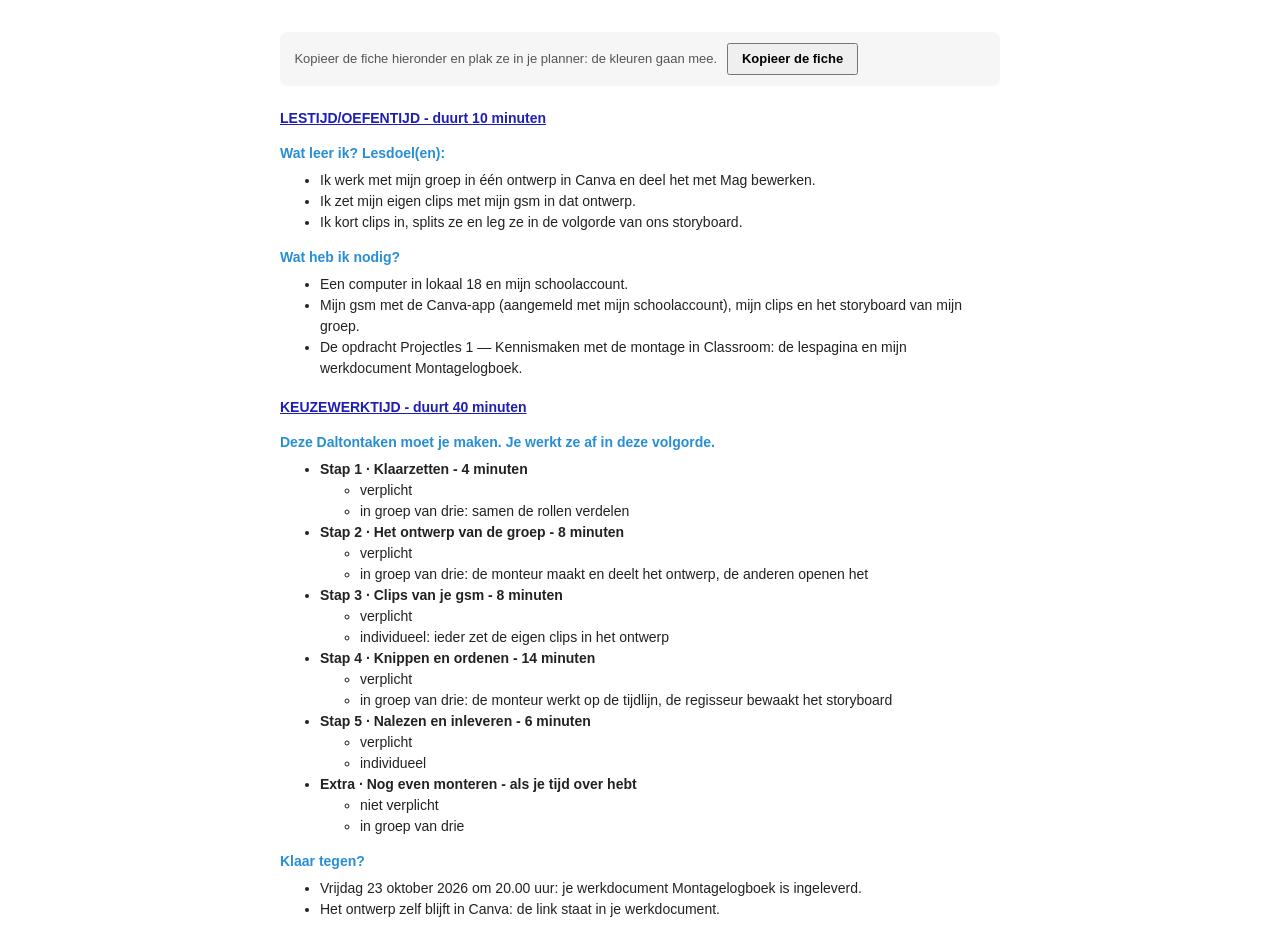
<file: dalton-lesfiche.html>
<!DOCTYPE html>
<html lang="nl-BE">
<head>
<meta charset="UTF-8">
<meta name="viewport" content="width=device-width, initial-scale=1">
<title>Dalton-lesfiche · 3MWWE · Projectles 1 — Kennismaken met de montage</title>
<!--
  Dalton-lesfiche voor de leerlingen, in de kleurcode van het Dalton-sjabloon:
    tijdsblokken  #1D1FB4  vet + onderlijnd
    tussenkoppen  #288ED4  vet
    tekst         #222222  (taaktitels vet)
  De opmaak staat INLINE, zodat ze meekomt als je kopieert en plakt in je planner.
  Keuzewerktijd = 50 minuten - instructietijd.
-->
<style>
  body { margin: 2rem auto; max-width: 720px; padding: 0 1rem; background: #fff; }
  .uitleg { font: 13px/1.5 Arial, sans-serif; color: #555; background: #f6f6f6; border-radius: 8px; padding: .7rem .9rem; margin-bottom: 1.4rem; }
  .uitleg button { font: inherit; font-weight: bold; margin-left: .4rem; padding: .25rem .8rem; cursor: pointer; }
</style>
</head>
<body>

<p class="uitleg">Kopieer de fiche hieronder en plak ze in je planner: de kleuren gaan mee.
  <button type="button" id="kopieer">Kopieer de fiche</button> <span id="gemeld"></span></p>

<div id="fiche" style="font-family: 'Open Sans', Arial, sans-serif; font-size: 14px; line-height: 1.5; color: #222222;">
  <p style="margin: 0 0 14px;"><span style="color: #1D1FB4; font-weight: bold; text-decoration: underline;">LESTIJD/OEFENTIJD - duurt 10 minuten</span></p>

  <p style="margin: 0 0 6px; color: #288ED4; font-weight: bold;">Wat leer ik? Lesdoel(en):</p>
  <ul style="margin: 0 0 14px; list-style-type: disc;">
    <li>Ik werk met mijn groep in één ontwerp in Canva en deel het met Mag bewerken.</li>
    <li>Ik zet mijn eigen clips met mijn gsm in dat ontwerp.</li>
    <li>Ik kort clips in, splits ze en leg ze in de volgorde van ons storyboard.</li>
  </ul>

  <p style="margin: 0 0 6px; color: #288ED4; font-weight: bold;">Wat heb ik nodig?</p>
  <ul style="margin: 0 0 18px; list-style-type: disc;">
    <li>Een computer in lokaal 18 en mijn schoolaccount.</li>
    <li>Mijn gsm met de Canva-app (aangemeld met mijn schoolaccount), mijn clips en het storyboard van mijn groep.</li>
    <li>De opdracht Projectles 1 — Kennismaken met de montage in Classroom: de lespagina en mijn werkdocument Montagelogboek.</li>
  </ul>

  <p style="margin: 0 0 14px;"><span style="color: #1D1FB4; font-weight: bold; text-decoration: underline;">KEUZEWERKTIJD - duurt 40 minuten</span></p>

  <p style="margin: 0 0 6px; color: #288ED4; font-weight: bold;">Deze Daltontaken moet je maken. Je werkt ze af in deze volgorde.</p>
  <ul style="margin: 0 0 14px; list-style-type: disc;">
    <li><strong>Stap 1 · Klaarzetten - 4 minuten</strong>
      <ul style="list-style-type: circle;"><li>verplicht</li><li>in groep van drie: samen de rollen verdelen</li></ul></li>
    <li><strong>Stap 2 · Het ontwerp van de groep - 8 minuten</strong>
      <ul style="list-style-type: circle;"><li>verplicht</li><li>in groep van drie: de monteur maakt en deelt het ontwerp, de anderen openen het</li></ul></li>
    <li><strong>Stap 3 · Clips van je gsm - 8 minuten</strong>
      <ul style="list-style-type: circle;"><li>verplicht</li><li>individueel: ieder zet de eigen clips in het ontwerp</li></ul></li>
    <li><strong>Stap 4 · Knippen en ordenen - 14 minuten</strong>
      <ul style="list-style-type: circle;"><li>verplicht</li><li>in groep van drie: de monteur werkt op de tijdlijn, de regisseur bewaakt het storyboard</li></ul></li>
    <li><strong>Stap 5 · Nalezen en inleveren - 6 minuten</strong>
      <ul style="list-style-type: circle;"><li>verplicht</li><li>individueel</li></ul></li>
    <li><strong>Extra · Nog even monteren - als je tijd over hebt</strong>
      <ul style="list-style-type: circle;"><li>niet verplicht</li><li>in groep van drie</li></ul></li>
  </ul>

  <p style="margin: 0 0 6px; color: #288ED4; font-weight: bold;">Klaar tegen?</p>
  <ul style="margin: 0; list-style-type: disc;">
    <li>Vrijdag 23 oktober 2026 om 20.00 uur: je werkdocument Montagelogboek is ingeleverd.</li>
    <li>Het ontwerp zelf blijft in Canva: de link staat in je werkdocument.</li>
  </ul>
</div>

<script>
  // Kopieert de fiche MET opmaak (kleuren, vet, onderlijnd) naar het klembord.
  // 1) moderne klembordfunctie met HTML, 2) oudere manier, 3) anders: fiche selecteren.
  var knop = document.getElementById('kopieer'), melding = document.getElementById('gemeld');
  var fiche = document.getElementById('fiche');
  function selecteer() {
    var bereik = document.createRange(); bereik.selectNodeContents(fiche);
    var sel = window.getSelection(); sel.removeAllRanges(); sel.addRange(bereik);
  }
  function oudeManier() {
    selecteer();
    var gelukt = false;
    try { gelukt = document.execCommand('copy'); } catch (e) { gelukt = false; }
    melding.textContent = gelukt ? 'Gekopieerd. Plak het in je planner.'
                                 : 'De fiche is geselecteerd: druk nu op Cmd + C (of Ctrl + C).';
  }
  knop.addEventListener('click', function () {
    if (navigator.clipboard && window.ClipboardItem) {
      var item = new ClipboardItem({
        'text/html': new Blob([fiche.outerHTML], { type: 'text/html' }),
        'text/plain': new Blob([fiche.innerText], { type: 'text/plain' })
      });
      navigator.clipboard.write([item]).then(function () {
        melding.textContent = 'Gekopieerd. Plak het in je planner.';
      }, oudeManier);
    } else {
      oudeManier();
    }
  });
</script>
</body>
</html>
</file>
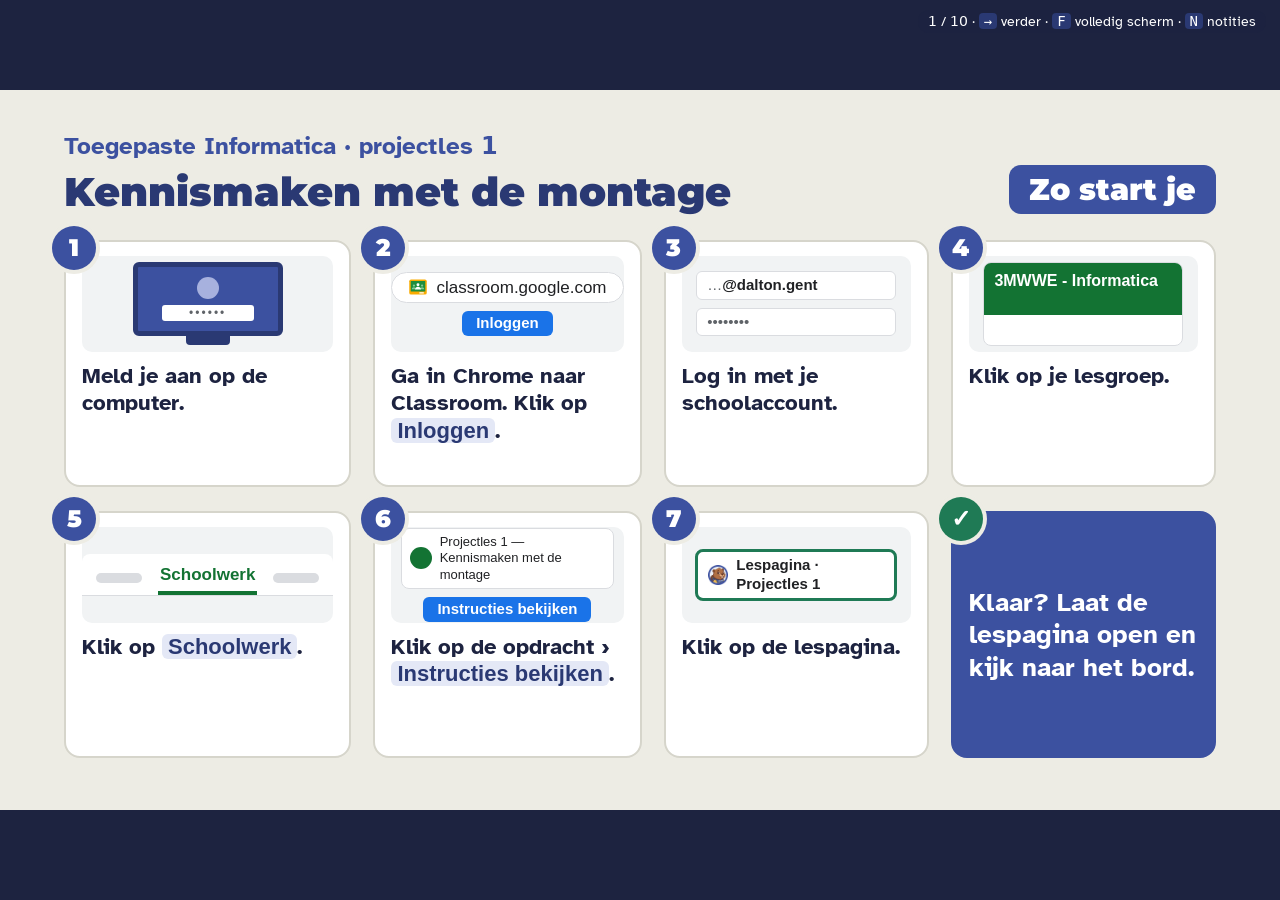
<file: presentatie.html>
<!DOCTYPE html>
<html lang="nl-BE">
<head>
  <meta charset="UTF-8">
  <meta name="viewport" content="width=device-width, initial-scale=1">
  <title>Kennismaken met de montage · dia's · Dalton @ the movies</title>
  <link rel="icon" href="assets/movies-icon.svg" type="image/svg+xml">
  <link rel="stylesheet" href="css/slides.css">
  <style>
    .klok { font-size: 22px; color: #4D5573; }
    .compact .two { flex: 0 0 auto; }
    .compact .panel p { margin-bottom: 10px; }
    .compact .panel p:last-child { margin-bottom: 0; }
    .steps2 { columns: 2; column-gap: 40px; margin: 0; }
    .steps2 li { font-size: 25px; margin-bottom: 6px; break-inside: avoid; }
    .steps1 { margin: 0; padding-left: 1.2em; }
    .steps1 li { font-size: 27px; margin-bottom: 9px; }
    .steps1 li:last-child { margin-bottom: 0; }
    .qcol .opt { font-size: 26px; padding: 10px 18px; }
    /* Een nagemaakt venster "Nieuw bericht" (dia 4 en 6) */
    .venster { background: #fff; border: 2px solid #C4C7C5; border-radius: 14px 14px 8px 8px; overflow: hidden; font-family: Arial, sans-serif; color: #202124; box-shadow: 0 8px 24px rgba(29,35,64,.15); }
    .venster .vk { background: #F2F6FC; font-weight: 700; font-size: 20px; padding: 8px 18px; }
    .venster .vv { display: flex; gap: 16px; border-bottom: 1px solid #E3E3E3; padding: 7px 18px; font-size: 20px; }
    .venster .vv span:first-child { color: #5F6368; width: 110px; flex-shrink: 0; }
    .venster .vt { padding: 12px 18px 6px; font-size: 20px; }
    .venster .vt p { font-size: 20px; margin: 0 0 12px; line-height: 1.35; }
    .venster .lijn { display: block; height: 10px; border-radius: 5px; background: #E1E3EC; margin: 0 0 10px; }
    .venster .vf { padding: 4px 18px 14px; }
    .venster .verz { display: inline-block; background: #0B57D0; color: #fff; font-weight: 700; font-size: 18px; border-radius: 99px; padding: 5px 20px; }
    .leeg { color: #A0372A; font-style: italic; }
    /* dia 4: zes delen, met labels die één voor één verschijnen */
    .delen { display: grid; grid-template-columns: 1fr 400px; gap: 30px; flex: 1; min-height: 0; align-items: start; }
    .labels { list-style: none; padding: 0 !important; margin: 0; counter-reset: d; }
    .labels li { counter-increment: d; font-size: 24px; line-height: 1.2; margin: 0 0 9px; display: flex; align-items: center; gap: 14px; }
    .labels li::before { content: counter(d); width: 38px; height: 38px; flex-shrink: 0; border-radius: 50%; background: var(--navy); color: #fff; font-family: "Montserrat", Arial, sans-serif; font-weight: 900; font-size: 20px; display: grid; place-items: center; }
    /* dia 5: twee tabbladen */
    .tabbalk { display: flex; gap: 6px; background: #DEE1E6; border-radius: 14px 14px 0 0; padding: 10px 12px 0; font-family: Arial, sans-serif; }
    .tabbalk span { background: #F1F3F4; border-radius: 10px 10px 0 0; padding: 10px 22px; font-size: 21px; color: #3C4043; }
    .tabbalk span.aan { background: #fff; font-weight: 700; color: #202124; }
    .tabonder { background: #fff; border: 2px solid #DEE1E6; border-top: 0; border-radius: 0 0 14px 14px; height: 40px; }
    .uitleg3 { display: grid; grid-template-columns: repeat(3, 1fr); gap: 22px; margin-top: 26px; }
    .uitleg3 .panel { font-size: 24px; line-height: 1.35; }
    .uitleg3 .panel b { display: block; font-family: "Montserrat", Arial, sans-serif; color: var(--navy-deep); font-size: 26px; margin-bottom: 6px; }
    .rij1 { display: grid; grid-template-columns: 1fr 1fr; gap: 22px; margin-top: 18px; }
    .rij1 .panel { font-size: 24px; }
    /* dia 6: twee kleine vensters naast elkaar */
    .twee { display: grid; grid-template-columns: 1fr 1fr; gap: 22px; align-items: start; }
    .twee .venster .vv { font-size: 19px; padding: 6px 16px; }
    .twee .venster .vv span:first-child { width: 96px; }
    .twee .venster .vk { font-size: 19px; padding: 6px 16px; }
    .twee .wie { font-family: "Montserrat", Arial, sans-serif; font-weight: 800; font-size: 24px; color: var(--navy-deep); margin: 0 0 6px; }
    .vast5 { font-size: 26px; line-height: 1.5; }

    .tlb { margin-top: 10px; }
    .vakken4 { display: grid; grid-template-columns: repeat(4, 1fr); gap: 16px; margin-top: 8px; }
    .vakken4 .panel { font-size: 24px; line-height: 1.3; padding: 16px 18px; }
    .vakken4 .panel b { display: block; font-family: "Montserrat", Arial, sans-serif; color: var(--navy-deep); font-size: 24px; margin-bottom: 4px; }
    .vakken4 .panel.hier { background: var(--navy); border-color: var(--navy); color: #fff; }
    .vakken4 .panel.hier b { color: #fff; }
    .rol3 { display: grid; grid-template-columns: repeat(3, 1fr); gap: 20px; margin-top: 8px; }
    .rol3 .panel { font-size: 25px; line-height: 1.35; }
    .rol3 .panel b { display: block; font-family: "Montserrat", Arial, sans-serif; color: var(--navy-deep); font-size: 28px; margin-bottom: 6px; }
  </style>
</head>
<body>
<div class="hud"><span id="counter"></span> · <kbd>→</kbd> verder · <kbd>F</kbd> volledig scherm · <kbd>N</kbd> notities</div>
<div class="deck"><div class="stage">

<!-- 1 · vaste startdia -->
<section class="slide start">
  <div class="start-kop">
    <div>
      <p class="kicker">Toegepaste Informatica · projectles 1</p>
      <h1>Kennismaken met de montage</h1>
    </div>
    <span class="start-zo">Zo start je</span>
  </div>
  <ol class="startroute">
    <li><div class="sr-beeld"><div class="pc-scherm"><span class="pc-avatar"></span><span class="pc-veld">••••••</span></div><div class="pc-voet"></div></div><span class="sr-tekst">Meld je aan op de computer.</span></li>
    <li><div class="sr-beeld"><span class="url-balk"><img class="logo" src="assets/logos/classroom.svg" alt="">classroom.google.com</span><span class="url-knop">Inloggen</span></div><span class="sr-tekst">Ga in Chrome naar Classroom. Klik op <span class="knop">Inloggen</span>.</span></li>
    <li><div class="sr-beeld"><span class="login-veld">…<b>@dalton.gent</b></span><span class="login-veld">••••••••</span></div><span class="sr-tekst">Log in met je schoolaccount.</span></li>
    <li><div class="sr-beeld"><div class="lesgroep"><span class="lesgroep-kop">3MWWE - Informatica</span></div></div><span class="sr-tekst">Klik op je lesgroep.</span></li>
    <li><div class="sr-beeld"><div class="tabs"><span class="tab-grijs"></span><span class="tab-aan">Schoolwerk</span><span class="tab-grijs"></span></div></div><span class="sr-tekst">Klik op <span class="knop">Schoolwerk</span>.</span></li>
    <li><div class="sr-beeld"><span class="opdr-rij"><span class="opdr-ic"></span>Projectles 1 — Kennismaken met de montage</span><span class="opdr-link">Instructies bekijken</span></div><span class="sr-tekst">Klik op de opdracht › <span class="knop">Instructies bekijken</span>.</span></li>
    <li><div class="sr-beeld"><span class="bijl-chip aan"><img class="logo" src="assets/logos/lespagina.webp" alt="">Lespagina · Projectles 1</span></div><span class="sr-tekst">Klik op de lespagina.</span></li>
    <li class="klaar">Klaar? Laat de lespagina open en kijk naar het bord.</li>
  </ol>
  <template class="note">
    <p><strong>Instructie, 0–2'. De vaste startdia</strong> (elke les dezelfde, voor alle klassen). Laat ze op het bord staan terwijl de leerlingen aanmelden.</p>
    <p>Het <strong>wachtwoord van de computers</strong> staat niet op de dia: de dia's staan openbaar online. Zeg het, of schrijf het op het bord.</p>
    <p>Ga verder als de meesten de lespagina open hebben. Wie vastzit bij stap 4 tot 6: wijs de tegel aan, en help daarna, niet ervoor.</p>
  </template>
</section>

<!-- 2 -->
<section class="slide met-mascotte" data-answer>
  <img class="mascotte" src="assets/mascotte/dalton_denken.webp" alt="" width="240" height="240">
  <p class="kicker">Lesstart · 2 minuten</p>
  <h2>Weet je het nog?</h2>
  <div class="qcol">
    <p style="font-size:30px;font-weight:700;margin:0 0 8px">In les 2 deelde je je onderzoeksmap met je leraar als Kijker. Je groepsgenoten moeten mee monteren in jullie trailer. Welk recht krijgen ze?</p>
    <div class="opts">
      <div class="opt"><span class="n">A</span>Mag bekijken</div>
      <div class="opt"><span class="n">B</span>Kan reactie achterlaten</div>
      <div class="opt right"><span class="n">C</span>Mag bewerken</div>
    </div>
  </div>
  <p class="answer">Mag bewerken (in Canva staat kort: Bewerken). Met Mag bekijken of Kan reactie achterlaten kan je groepsgenoot niets monteren.</p>
  <template class="note">
    <p><strong>Lesstart (2'), ophalen uit les 2.</strong> Iedereen antwoordt tegelijk met vingers: 1, 2 of 3 vingers voor A, B of C. Druk daarna op → voor het antwoord.</p>
    <p>Bouw de brug: <em>"In Canva heten de rechten een beetje anders dan in Drive, maar ze werken hetzelfde."</em></p>
  </template>
</section>

<!-- 3 -->
<section class="slide met-mascotte">
  <img class="mascotte" src="assets/mascotte/dalton_wijzen_links.webp" alt="" width="240" height="240">
  <p class="kicker">Ik doe · dia 1 van 4 · het project</p>
  <h2>Dalton @ the movies</h2>
  <ul class="rules">
    <li><strong>Cubex</strong>: het verhaal, het storyboard en het filmen. <strong>Nederlands</strong>: synopsis en dialoog. <strong>Engels</strong>: voice-over en pitch.</li>
    <li><strong>Informatica: de montage, in Canva.</strong> Vandaag zet je groep de clips in één ontwerp en leg je ze in de volgorde van het storyboard.</li>
  </ul>
  <p class="klok" style="margin-top:4px">Drie projectlessen: vandaag · do 29 oktober muziek, tekst en geluid · do 12 november afwerken en inleveren. Eindproduct: vr 13 november.</p>
  <template class="note"><p><strong>Ik doe, 1'.</strong> Het lesdoel voorlezen, niet toelichten. Zeg wat de andere vakken doen: dat is niet de taak van deze les. Eindproduct vrijdag 13 november, getoond op het slotmoment.</p></template>
</section>

<!-- 4 -->
<section class="slide">
  <p class="kicker">Ik doe · dia 2 van 4 · de rollen</p>
  <h2>Drie rollen in je groep</h2>
  <div class="rol3">
    <div class="panel reveal-item"><b>Monteur</b>Werkt op de tijdlijn: inkorten, splitsen, ordenen. Maakt ook het ontwerp.</div>
    <div class="panel reveal-item"><b>Regisseur</b>Houdt het storyboard bij: de volgorde en de lengte van elk shot. Zegt wat weg moet.</div>
    <div class="panel reveal-item"><b>Clipverzamelaar</b>Zorgt dat alle clips van alle gsm's in het ontwerp staan. Vraagt wie er in beeld staat.</div>
  </div>
  <p class="reveal-item" style="margin-top:30px;font-size:28px"><strong>Eén monteur tegelijk</strong> op de tijdlijn: anders schuiven de clips onder elkaars handen.</p>
  <p class="klok" style="margin-top:6px">Met twee? De monteur neemt ook de clips. Met vier? Twee clipverzamelaars. In projectles 2 wisselen jullie.</p>
  <template class="note"><p><strong>Ik doe, 30".</strong> Druk op → voor elke rol. De rollen komen in het werkdocument (deel 1). Zo heeft iedereen iets te doen terwijl één persoon op de tijdlijn werkt.</p></template>
</section>

<!-- 5 -->
<section class="slide">
  <p class="kicker">Ik doe · dia 3 van 4 · demo live in Canva</p>
  <h2>De tijdlijn: drie handelingen</h2>
  <div class="uitleg3">
    <div class="panel reveal-item"><b>Inkorten</b>Sleep de rand van de clip. Het storyboard zegt: 2 seconden.</div>
    <div class="panel reveal-item"><b>Splitsen</b>Klik in de clip op de plek, toets S. Het stuk weg: Delete.</div>
    <div class="panel reveal-item"><b>Slepen</b>Een andere volgorde: sleep de clip naar links of rechts.</div>
  </div>
  <p class="klok" style="margin-top:26px;font-size:27px">Kijk naar de <strong>tijdlijn onderaan</strong> in Canva. Afspelen: de spatiebalk.</p>
  <template class="note">
    <p><strong>Ik doe, 2'30" — live in Canva, hardop denkend.</strong> Je eigen video-ontwerp (Video › Liggende video) met twee korte clips: in de tijdlijn bij + › Stockvideo's, of een eigen filmpje zonder herkenbare personen. Druk op → voor elk paneel, toon het dan in Canva.</p>
    <ol>
      <li><strong>Tijdlijn</strong>: wijs de afspeelkop en de hoofdtrack aan.</li>
      <li><strong>Inkorten</strong>: clip aanklikken, de rand slepen. <em>"Het storyboard zegt: 2 seconden. Dus de rest gaat weg."</em></li>
      <li><strong>Splitsen</strong>: in de clip klikken op de plek (de afspeelkop springt erheen), S. Waar het stuk eindigt nog eens klikken en S. Het stuk ertussen aanklikken, Delete. Te veel weg? De pijl <em>Ongedaan maken</em> bovenaan, of Ctrl + Z.</li>
      <li><strong>Slepen</strong>: een clip naar een andere plaats.</li>
    </ol>
    <p>Het ontwerp maken en delen (stap 2) en de clips van de gsm (stap 3) doe je niet voor: de lespagina doet dat stap voor stap. Dit is dezelfde voorbeeldrij als in deel 3 van het werkdocument: een clip ingekort, de camera wiebelde.</p>
    <p>Knopnamen in Canva kunnen op jouw scherm anders heten dan op de lespagina: jouw scherm wint (zie de README).</p>
  </template>
</section>

<!-- 6 -->
<section class="slide">
  <p class="kicker">Ik doe · dia 4 van 4 · kijk naar de afspeelkop en de randen van de gekozen clip</p>
  <h2>De tijdlijn als tekening</h2>
  <div class="tlb"><div class="liniaal"><span>0:00</span><span>0:02</span><span>0:04</span><span>0:06</span><span>0:08</span></div><div class="rij"><span class="naam">Hoofdtrack</span><div class="spoor"><span class="clip" style="--w:3">1</span><span class="clip gekozen" style="--w:4">2</span><span class="clip" style="--w:2">3</span><span class="kop" style="--x:42%"></span></div></div><div class="pills"><span class="pill" style="--x:25%">linkerrand</span><span class="pill" style="--x:42%">afspeelkop</span><span class="pill" style="--x:67%">rechterrand</span></div></div>
  <div class="rij1" style="grid-template-columns:repeat(3,1fr)">
    <div class="panel reveal-item"><strong>Inkorten</strong> = aan de <strong>rand</strong></div>
    <div class="panel reveal-item"><strong>Splitsen</strong> = <strong>midden</strong> in de clip</div>
    <div class="panel reveal-item"><strong>Slepen</strong> = een andere <strong>volgorde</strong></div>
  </div>
  <template class="note"><p><strong>Ik doe, 30".</strong> Een nieuwe tekening: lees ze de eerste keer hardop voor. <em>"Deze strook is de hoofdtrack: je clips na elkaar. De donkere lijn met het bolletje is de afspeelkop: daar ben je nu. De clip met de witte streepjes aan de rand is gekozen: aan die streepjes sleep je."</em> Druk op → voor elke handeling.</p></template>
</section>

<!-- 7 · controle -->
<section class="slide" data-answer>
  <p class="kicker">Controle · iedereen antwoordt</p>
  <h2>Wat doe je?</h2>
  <div class="qcol">
    <p style="font-size:30px;font-weight:700;margin:0 0 8px">Midden in je clip loopt iemand door het beeld. Wat doe je?</p>
    <div class="opts">
      <div class="opt"><span class="n">A</span>Het einde van de clip inkorten</div>
      <div class="opt right"><span class="n">B</span>Twee keer splitsen en het stuk ertussen verwijderen</div>
      <div class="opt"><span class="n">C</span>De hele clip verwijderen</div>
    </div>
  </div>
  <p class="answer">Twee keer splitsen. Inkorten werkt alleen aan de rand van een clip.</p>
  <template class="note">
    <p><strong>Controle (1'). Iedereen antwoordt tegelijk</strong>: 1, 2 of 3 vingers voor A, B of C. Kijk rond en onthoud wie A of C toont.</p>
    <p>Wie A kiest: <em>"Zit het stuk aan de rand of in het midden?"</em> Wie C kiest: <em>"Is de rest van de clip dan slecht?"</em></p>
    <p>Druk op → voor het antwoord. Wie fout had, komt zo meteen 3 tot 5 minuten bij je.</p>
  </template>
</section>

<!-- 8 · samen stap 1 -->
<section class="slide">
  <p class="kicker">Samen · 4 minuten</p>
  <h2>Iedereen doet stap 1</h2>
  <div class="panel">
    <ol class="steps1">
      <li>Open de lespagina. Klik op <strong>Stap 1 · Klaarzetten</strong>.</li>
      <li>Open <strong>Montagelogboek</strong>. Leg je storyboard naast je.</li>
      <li>Verdeel de rollen en vul <strong>deel 1</strong> in.</li>
      <li>Klaar? Steek je <strong>duim</strong> op.</li>
    </ol>
  </div>
  <template class="note">
    <p><strong>Samen (4').</strong> Iedereen doet stap 1 tegelijk, de groepen zitten samen. Loop rond: lespagina en Montagelogboek in twee tabbladen? Rollen verdeeld? Wie wordt de monteur?</p>
    <p>Duim op bij de meesten: ga naar de volgende dia. Wie op de controlevraag fout had of hier vastloopt, blijft 3 tot 5 minuten bij je. De rest begint aan stap 2.</p>
    <p>Zeg één zin over <em>Toon stapjes</em>: <em>"Weet je niet hoe het moet? Klik op Toon stapjes, dan zie je elk klein stapje met een beeld."</em></p>
    <p>Schrijf het e-mailadres van de leraar op het bord: ze hebben het nodig om het ontwerp te delen (stap 2). Nooit op een dia.</p>
  </template>
</section>

<!-- 9 -->
<section class="slide compact met-mascotte">
  <img class="mascotte" src="assets/mascotte/dalton_laptop.webp" alt="" width="240" height="240">
  <p class="kicker">Keuzewerktijd · <span class="eindtijd">40 minuten</span></p>
  <h2>Zo werk je verder</h2>
  <div class="two" style="grid-template-columns: 1.5fr 1fr; gap: 24px">
    <div>
      <ol class="steps1 kloklijst" data-lesmomenten="2026-10-22/14.35/15.25/3MWWE/8" data-beltijden="8.25-9.15 9.15-10.05 10.25-11.15 11.15-12.05 12.05-12.55 13.45-14.35 14.35-15.25 15.25-16.15 16.15-17.05">
        <li data-min="4" data-samen>Klaarzetten <span class="klok tijd">samen &#10003;</span></li>
        <li data-min="8">Het ontwerp van de groep <span class="klok tijd">8'</span></li>
        <li data-min="8">Clips van je gsm <span class="klok tijd">8'</span></li>
        <li data-min="14">Knippen en ordenen <span class="klok tijd">14'</span></li>
        <li data-min="6">Nalezen en inleveren <span class="klok tijd">6'</span></li>
      </ol>
    </div>
    <div class="panel navy">
      <p style="font-size:25px"><strong>Vast?</strong></p>
      <p class="vast5" style="font-size:25px">1. <em>Toon stapjes</em><br>2. Je groep<br>3. Ik</p>
      <p style="margin-top:14px;font-size:22px">Vink af in de <strong>checklist</strong>.</p>
    </div>
  </div>
  <p class="klok" style="margin-top:14px;font-size:23px">
    <strong>Alles staat in de opdracht in <span class="met-logo"><img class="logo" src="assets/logos/classroom.svg" alt="">Google Classroom</span></strong> <em>Projectles 1 — Kennismaken met de montage</em>: de lespagina en rechts onder <em>Jouw werk</em> je werkdocument Montagelogboek. Je levert je <strong>werkdocument</strong> in.<br>Adres: jonasdaltongent.github.io/Montage-DaltonMovies/<!-- PAS AAN --></p>
  <template class="note">
    <p><strong>Keuzewerktijd, 40'.</strong> Laat deze dia staan zolang ze werken. <strong>De kloktijden</strong> komen uit de planning; te vroeg getoond, of geef je de les op een ander uur? Druk op <strong>T</strong>: dan rekent de dia vanaf nu tot de bel.</p>
    <p><strong>Eerste rondgang (stap 2):</strong> werkt elke groep in <strong>één</strong> ontwerp, gedeeld met <strong>Mag bewerken</strong>? Kan elke leerling het ontwerp openen? Vraag: <em>"Wie is jullie monteur, en welk recht kregen jullie?"</em></p>
    <p><strong>Tweede rondgang (stap 3):</strong> staan de clips van de gsm in het ontwerp, niet alleen in <em>Uploads</em>? Vraag: <em>"Waar staan jullie clips nu: in Uploads of in het ontwerp?"</em> Geen clips of gsm: stockvideo's om te oefenen (tip in stap 3).</p>
    <p><strong>Stap 4:</strong> <em>"Wat zegt het storyboard over dit shot? Inkorten of splitsen, en waarom?"</em> Eén monteur tegelijk op de tijdlijn.</p>
    <p><strong>Inleveren pas na de zelftest</strong>: in stap 5 verschijnt het tweede blok (codewoord, inleveren) pas als de drie vragen juist zijn. Vraagt iemand hoe het inleveren gaat? <em>"Wat staat er onder de drie vragen in stap 5?"</em></p>
    <p><strong>Vergeet niet</strong> het adres op deze dia aan te passen als de repository anders heet.</p>
  </template>
</section>

<!-- 10 -->
<section class="slide met-mascotte" data-answer>
  <img class="mascotte" src="assets/mascotte/dalton_hulp.webp" alt="" width="240" height="240">
  <p class="kicker">Afsluiten · laatste minuut</p>
  <h2>Mag de trailer getoond worden?</h2>
  <div class="qcol">
    <p style="font-size:28px;font-weight:700;margin:0 0 6px">Lien filmde haar broer voor jullie trailer. Hij vond filmen goed. Mag de trailer op het slotmoment getoond worden?</p>
    <div class="opts">
      <div class="opt"><span class="n">A</span>Ja, hij gaf toestemming</div>
      <div class="opt right"><span class="n">B</span>Pas als hij ook goed vindt dat ze getoond wordt</div>
      <div class="opt"><span class="n">C</span>Nee, familie mag nooit in beeld</div>
    </div>
  </div>
  <p class="answer">Toestemming om te filmen is nog geen toestemming om te tonen.</p>
  <p style="margin-top:14px;font-size:24px">Volgende projectles, <strong>donderdag 29 oktober</strong>: muziek, tekst en geluid.</p>
  <template class="note">
    <p><strong>Afsluiting, laatste minuut van de keuzewerktijd.</strong> Twee of drie leerlingen antwoorden; druk dan op → voor het antwoord. Wie A kiest, denkt dat toestemming om te filmen genoeg is. Dezelfde vraag staat in deel 4b van het werkdocument.</p>
    <p>Zeg mondeling dat wie niet klaar is, toch inlevert.</p>
  </template>
</section>

</div></div>
<div class="notes" id="notes"></div>
<script src="js/slides.js"></script>
</body>
</html>
</file>
<file: css/style.css>
/* ==========================================================================
   Projectles 1 · Kennismaken met de montage (Dalton @ the movies) — leerlingentool
   Toegepaste Informatica · 2de graad Maatschappij- en welzijnswetenschappen
   (doorstroomfinaliteit) · GO! Dalton Gent · 3MWWE
   Uit _sjablonen/lespakket (10-10-2026): met de startpagina "Wat heb je nodig?", de rij "Vast?",
   de AI-hulp (verborgen tot data-ai-hulp="aan"), het e-mailvenster en de mascotte.

   Opbouw naar het voorbeeld van PedalPro (rustig, één ding tegelijk):
     links   de route (stappenlijst, altijd zichtbaar)
     midden  één stap: titel · één zin · wat moet je doen · één tip · klaar als
     rechts  de checklist met concrete taken (altijd zichtbaar)
   Op een half scherm (< 900 px) staat alles onder elkaar en toont de checklist
   alleen de taken van de stap waarin je zit.

   Huisstijl: Dalton-kleuren. Geen externe bestanden: lettertypes staan in
   assets/fonts (OFL-licentie), pictogrammen staan als SVG in index.html.
   ========================================================================== */

@font-face { font-family: "Atkinson"; src: url("../assets/fonts/atkinson-regular.woff2") format("woff2"); font-weight: 400; font-style: normal; font-display: swap; }
@font-face { font-family: "Atkinson"; src: url("../assets/fonts/atkinson-bold.woff2") format("woff2"); font-weight: 700; font-style: normal; font-display: swap; }
@font-face { font-family: "Atkinson"; src: url("../assets/fonts/atkinson-italic.woff2") format("woff2"); font-weight: 400; font-style: italic; font-display: swap; }
/* Atkinson tekent de nul met een schuine streep (lijkt op Ø). Cijfers daarom uit een systeemlettertype. */
@font-face { font-family: "Atkinson"; src: local("Segoe UI"), local("SegoeUI"), local("Arial"), local("Helvetica"), local("Roboto"); font-weight: 400; unicode-range: U+0030-0039; }
@font-face { font-family: "Atkinson"; src: local("Segoe UI Bold"), local("SegoeUI-Bold"), local("Arial Bold"), local("Arial-BoldMT"), local("Helvetica Bold"), local("Roboto Bold"); font-weight: 700; unicode-range: U+0030-0039; }
/* ook schuin: anders wordt "16.30 uur" in een cursief citaat 16.3Ø (MW les 4, 13-10-2026) */
@font-face { font-family: "Atkinson"; src: local("Segoe UI Italic"), local("SegoeUI-Italic"), local("Arial Italic"), local("Arial-ItalicMT"), local("Helvetica Oblique"), local("Helvetica-Oblique"), local("Roboto Italic"), local("Roboto-Italic"); font-weight: 400; font-style: italic; unicode-range: U+0030-0039; }
@font-face { font-family: "Montserrat"; src: url("../assets/fonts/montserrat-heavy.woff2") format("woff2"); font-weight: 700 900; font-style: normal; font-display: swap; }

:root {
  /* Dalton Gent-huisstijl */
  --navy: #3C51A0;
  --navy-deep: #2A3973;
  --peri: #A7B1DE;
  --peri-soft: #EEF0F9;
  --blush: #FCD6CF;
  --blush-soft: #FEF3F0;
  --paper: #FFFFFF;
  --bg: #F4F5F9;

  --ink: #1D2340;
  --muted: #545B78;
  --line: #E1E3EC;

  --ok: #1F7A55;
  --ok-soft: #EAF6F0;
  --warn: #A0372A;
  --warn-soft: #FDF1EE;
  --tip: #8A5A00;
  --tip-soft: #FFF7E3;

  --radius: 16px;
  --radius-sm: 10px;
  --shadow: 0 1px 2px rgba(29, 35, 64, .05), 0 6px 20px rgba(29, 35, 64, .06);

  --body: "Atkinson", "Segoe UI", Arial, sans-serif;
  --head: "Montserrat", "Segoe UI", Arial, sans-serif;
  --mono: "Courier New", Consolas, monospace;
}

* { box-sizing: border-box; }
html { -webkit-text-size-adjust: 100%; }
body {
  margin: 0;
  font-family: var(--body);
  font-size: 17px;
  line-height: 1.6;
  color: var(--ink);
  background: var(--bg);
}
h1, h2, h3 { font-family: var(--head); color: var(--navy-deep); line-height: 1.2; margin: 0; }
p { margin: 0 0 .8rem; }
p:last-child { margin-bottom: 0; }
a { color: var(--navy); }
code { font-family: var(--mono); font-size: .92em; background: var(--peri-soft); padding: .05rem .3rem; border-radius: 5px; overflow-wrap: anywhere; }
:focus-visible { outline: 3px solid var(--navy); outline-offset: 2px; border-radius: 6px; }
[hidden] { display: none !important; }

/* Pictogrammen (SVG-symbolen bovenaan index.html) */
.ic { width: 1.15em; height: 1.15em; flex-shrink: 0; fill: none; stroke: currentColor; stroke-width: 2; stroke-linecap: round; stroke-linejoin: round; vertical-align: -.2em; }

/* Knop- en toetsnamen */
.ui { font-weight: 700; color: var(--navy-deep); background: var(--peri-soft); padding: 0 .35rem; border-radius: 5px; white-space: nowrap; }
.key { display: inline-block; font-weight: 700; font-size: .9em; border: 1px solid #C4C7D4; border-bottom-width: 3px; border-radius: 6px; background: #fff; padding: 0 .35rem; white-space: nowrap; }

/* ---------- Kopbalk ---------- */
.topbar { background: var(--paper); border-bottom: 1px solid var(--line); }
.topbar-inner { max-width: 1440px; margin: 0 auto; padding: .7rem 1.2rem; display: flex; align-items: center; gap: 1rem; }
.brand { display: flex; align-items: center; gap: .9rem; text-decoration: none; min-width: 0; }
.brand img { height: 36px; width: auto; display: block; flex-shrink: 0; }
.brand-lesson { font-family: var(--head); font-weight: 800; font-size: 1rem; color: var(--navy-deep); white-space: nowrap; overflow: hidden; text-overflow: ellipsis; padding-left: .9rem; border-left: 1px solid var(--line); }
.topbar-spacer { flex: 1; }
.dalton-mark { height: 30px; width: auto; display: block; }

/* ---------- Drie kolommen ---------- */
.layout {
  max-width: 1440px; margin: 0 auto; padding: 1.25rem 1.2rem 3rem;
  display: grid; grid-template-columns: 250px minmax(0, 1fr) 300px; gap: 1.25rem; align-items: start;
}

/* ---------- Links: de route ---------- */
.route { background: var(--paper); border-radius: var(--radius); box-shadow: var(--shadow); padding: 1rem .75rem; position: sticky; top: 1rem; }
.route-title { font-size: .78rem; font-weight: 700; letter-spacing: .08em; text-transform: uppercase; color: var(--muted); padding: 0 .6rem .5rem; margin: 0; }
.route-group { font-size: .78rem; font-weight: 700; color: var(--navy); background: var(--peri-soft); border-radius: 8px; padding: .3rem .6rem; margin: .8rem .3rem .35rem; }
.nav-btn {
  display: flex; align-items: center; gap: .7rem; width: 100%;
  font: inherit; font-size: .97rem; text-align: left; color: var(--ink);
  background: none; border: 0; border-radius: var(--radius-sm); padding: .5rem .6rem; cursor: pointer;
  position: relative;
}
.nav-btn:hover { background: var(--peri-soft); }
.nav-num {
  width: 1.9rem; height: 1.9rem; border-radius: 50%; flex-shrink: 0;
  display: inline-flex; align-items: center; justify-content: center;
  background: #ECEDF3; color: var(--muted); font-weight: 700; font-size: .9rem;
}
.nav-btn[aria-current="step"] { background: var(--peri-soft); font-weight: 700; color: var(--navy-deep); }
.nav-btn[aria-current="step"]::before { content: ""; position: absolute; left: -.75rem; top: .45rem; bottom: .45rem; width: 4px; border-radius: 0 4px 4px 0; background: var(--navy); }
.nav-btn[aria-current="step"] .nav-num { background: var(--navy); color: #fff; }
.nav-btn.done .nav-num { background: var(--ok); color: #fff; }
.nav-btn .nav-check { display: none; }
.nav-btn.done .nav-check { display: block; }
.nav-btn.done .nav-n { display: none; }
.nav-btn.extra .nav-num { background: var(--blush-soft); color: var(--warn); border: 1px dashed #E7A99C; }

/* ---------- Midden: één stap ---------- */
.pane { display: none; }
.pane.active { display: block; }
.card { background: var(--paper); border-radius: var(--radius); box-shadow: var(--shadow); overflow: hidden; }
.card-head { padding: 1.4rem 1.8rem 1.2rem; border-bottom: 1px solid var(--line); background: linear-gradient(180deg, #FBFBFE, #fff); }
.tags { display: flex; flex-wrap: wrap; gap: .45rem; margin-bottom: .65rem; }
.tag { display: inline-flex; align-items: center; gap: .35rem; font-size: .8rem; font-weight: 700; border-radius: 99px; padding: .2rem .7rem; }
.tag-step { background: var(--navy); color: #fff; }
.tag-where { background: var(--peri-soft); color: var(--navy-deep); }
.tag-extra { background: var(--blush); color: var(--warn); }
.card-head h1, .card-head h2 { font-size: 1.55rem; font-weight: 800; }
.card-body { padding: 1.5rem 1.8rem 1.6rem; }

.intro { font-size: 1.05rem; color: var(--muted); margin-bottom: 1.3rem; }

/* "Wat moet je doen?" */
.todo-box { background: #FAFAFD; border: 1px solid var(--line); border-radius: var(--radius-sm); padding: 1.1rem 1.25rem; }
.todo-box h3 { display: flex; align-items: center; gap: .5rem; font-size: 1rem; margin-bottom: .8rem; }
.todo { list-style: none; counter-reset: act; padding: 0; margin: 0; }
.todo > li { counter-increment: act; position: relative; padding-left: 2.4rem; margin-bottom: .85rem; }
.todo > li:last-child { margin-bottom: 0; }
.todo > li::before {
  content: counter(act); position: absolute; left: 0; top: .05rem;
  width: 1.65rem; height: 1.65rem; border-radius: 50%;
  background: var(--navy); color: #fff; font-weight: 700; font-size: .85rem;
  display: flex; align-items: center; justify-content: center;
}
.todo .sub { display: block; color: var(--muted); font-size: .93rem; margin-top: .2rem; }
/* knop naar een bestand in een stap (stap 3: het zip-bestand uit de opdracht), op een eigen regel */
.todo .btn-dl { display: flex; width: fit-content; margin: .45rem 0 .15rem; }

/* Eén tip per stap */
.tip { display: flex; gap: .7rem; align-items: flex-start; background: var(--tip-soft); border-radius: var(--radius-sm); padding: .85rem 1rem; margin-top: 1.1rem; }
.tip .ic { color: var(--tip); margin-top: .15rem; }
.tip.warn { background: var(--warn-soft); }
.tip.warn .ic { color: var(--warn); }

/* Hulp: dichtgeklapt, alleen voor wie het nodig heeft */
.help { margin-top: 1rem; border: 1px solid var(--line); border-radius: var(--radius-sm); }
.help summary { cursor: pointer; padding: .7rem 1rem; font-weight: 700; color: var(--navy); list-style: none; display: flex; align-items: center; gap: .5rem; }
.help summary::-webkit-details-marker { display: none; }
.help summary::after { content: "+"; margin-left: auto; font-size: 1.2rem; line-height: 1; color: var(--muted); }
.help[open] summary::after { content: "–"; }
.help-body { padding: 0 1rem .9rem; }
.help-body > :last-child { margin-bottom: 0; }

/* "Klaar als" */
.result { display: flex; gap: .7rem; align-items: flex-start; background: var(--ok-soft); border-radius: var(--radius-sm); padding: .85rem 1rem; margin: 1.1rem 0 0; }
.result .ic { color: var(--ok); margin-top: .15rem; }

/* Vorige / volgende */
.card-nav { display: flex; justify-content: space-between; gap: .75rem; padding: 1rem 1.8rem 1.4rem; }
.btn {
  display: inline-flex; align-items: center; gap: .4rem;
  font: inherit; font-weight: 700; font-size: .95rem; cursor: pointer; text-decoration: none;
  background: var(--paper); color: var(--navy-deep); border: 2px solid var(--line); border-radius: 99px; padding: .5rem 1.1rem;
}
.btn:hover { border-color: var(--peri); }
.btn-primary { background: var(--navy); border-color: var(--navy); color: #fff; margin-left: auto; }
.btn-primary:hover { background: var(--navy-deep); border-color: var(--navy-deep); }

/* ---------- Rechts: de checklist ---------- */
.checklist { background: var(--paper); border-radius: var(--radius); box-shadow: var(--shadow); position: sticky; top: 1rem; max-height: calc(100vh - 2rem); display: flex; flex-direction: column; overflow: hidden; }
.cl-head { background: var(--navy); color: #fff; padding: 1rem 1.2rem; }
.cl-head h2 { color: #fff; font-size: 1.05rem; margin-bottom: .55rem; }
.cl-bar { height: 8px; background: rgba(255, 255, 255, .25); border-radius: 99px; overflow: hidden; }
.cl-fill { height: 100%; width: 0; background: #fff; border-radius: 99px; transition: width .3s; }
.cl-count { font-size: .85rem; margin: .45rem 0 0; opacity: .9; }
.cl-body { overflow-y: auto; padding: .6rem 1rem 1rem; }
.cl-group { padding: .5rem 0; border-bottom: 1px solid var(--line); }
.cl-group:last-child { border-bottom: 0; }
.cl-group h3 { font-family: var(--body); font-size: .8rem; font-weight: 700; letter-spacing: .04em; text-transform: uppercase; color: var(--muted); margin: .3rem 0 .35rem; }
.cl-group.done h3 { color: var(--ok); }
.cl-group.current h3 { color: var(--navy); }
.cl-item { display: flex; gap: .6rem; align-items: flex-start; padding: .3rem .2rem; border-radius: 8px; cursor: pointer; font-size: .95rem; line-height: 1.4; }
.cl-item:hover { background: var(--peri-soft); }
.cl-item input { width: 20px; height: 20px; margin: .05rem 0 0; accent-color: var(--ok); flex-shrink: 0; cursor: pointer; }
.cl-item input:checked + span { color: var(--muted); text-decoration: line-through; text-decoration-color: rgba(84, 91, 120, .5); }
.cl-foot { padding: .7rem 1rem 1rem; border-top: 1px solid var(--line); display: flex; flex-wrap: wrap; gap: .5rem; align-items: center; }
.cl-foot .btn { font-size: .85rem; padding: .35rem .8rem; }
.cl-note { font-size: .8rem; color: var(--muted); margin: 0; flex-basis: 100%; }
.cl-toggle { display: none; }

/* ---------- Filmpje in Hulp nodig? ---------- */
.help-video { margin: .6rem 0 .8rem; }
.help-video video { width: 100%; max-width: 640px; height: auto; display: block; background: #000;
  border: 1px solid var(--line); border-radius: var(--radius-sm); }
.help-video figcaption { font-size: .88rem; color: var(--muted); margin-top: .3rem; }
/* instructiefilmpje bij een stap: speelt vanzelf, zonder geluid, en herhaalt zich */
.clip { margin: 1rem 0 0; }
.clip video { width: 100%; max-width: 760px; height: auto; display: block; background: #fff;
  border: 1px solid var(--line); border-radius: var(--radius-sm); }
.clip figcaption { font-size: .88rem; color: var(--muted); margin-top: .3rem; }

/* ---------- Startpagina ---------- */
.werkwijze { display: grid; grid-template-columns: repeat(3, minmax(0, 1fr)); gap: .8rem; margin: 0 0 .4rem; }
.werk-tegel { background: #FAFAFD; border: 1px solid var(--line); border-radius: var(--radius-sm); padding: .9rem 1rem; }
.werk-tegel .ic { width: 1.6rem; height: 1.6rem; color: var(--navy); margin-bottom: .35rem; display: block; }
.werk-tegel strong { display: block; color: var(--navy-deep); }
.werk-tegel span { font-size: .92rem; color: var(--muted); }
.werk-tegel.inleveren { background: var(--ok-soft); border-color: #BFE3D1; }
.werk-tegel.inleveren .ic { color: var(--ok); }
.doelen { margin: 0; padding-left: 1.2rem; }
.doelen li { margin-bottom: .3rem; }
.start-cta { text-align: center; margin-top: 1.4rem; }
.start-cta .btn-primary { margin-left: 0; font-size: 1.05rem; padding: .7rem 1.6rem; }
.sec { font-size: 1.02rem; margin: 1.4rem 0 .6rem; }
.sec:first-child { margin-top: 0; }

/* ---------- Theoriekaart ---------- */
.t-grid { display: grid; grid-template-columns: repeat(2, minmax(0, 1fr)); gap: .9rem; }
.t-card { border: 1px solid var(--line); border-radius: var(--radius-sm); padding: 1rem 1.1rem; font-size: .95rem; }
.t-card h3 { display: flex; align-items: center; gap: .55rem; font-size: 1rem; margin-bottom: .55rem; }
.t-card h3 .ic { width: 2rem; height: 2rem; padding: .4rem; border-radius: 9px; background: var(--peri-soft); color: var(--navy); }
.t-card ul { margin: 0; padding-left: 1.1rem; }
.t-card li { margin-bottom: .25rem; }
.t-card li:last-child { margin-bottom: 0; }
.t-card.wide { grid-column: 1 / -1; }
.t-card.warn h3 .ic { background: var(--warn-soft); color: var(--warn); }
.t-rows { width: 100%; border-collapse: collapse; }
.t-rows th, .t-rows td { text-align: left; vertical-align: top; padding: .3rem .4rem .3rem 0; border-bottom: 1px solid var(--line); }
.t-rows tr:last-child th, .t-rows tr:last-child td { border-bottom: 0; }
.t-rows th { white-space: nowrap; padding-right: .8rem; color: var(--navy-deep); }
.t-os { margin: .5rem 0 0; }  /* korte slotregel onder een kaartje */

/* ---------- Mappenboom ---------- */
.tree { font-family: Arial, Helvetica, sans-serif; font-size: .95rem; line-height: 1.75; background: #fff; border: 1px solid var(--line); border-radius: var(--radius-sm); padding: .8rem 1rem; margin: 1rem 0 0; }
.tree ul { list-style: none; margin: 0; padding-left: 1.4rem; border-left: 1px dotted var(--peri); }
.tree > ul { padding-left: 0; border-left: 0; }
.tree .fold::before { content: "📁 "; }
.tree .hint-txt { color: var(--muted); font-size: .86rem; }

/* ---------- Naamkaart ---------- */
.nameplate { border: 2px solid var(--navy); border-radius: var(--radius-sm); overflow: hidden; margin: 0 0 1.2rem; }
.nameplate-head { background: var(--navy); color: #fff; font-weight: 700; padding: .45rem 1rem; font-size: .92rem; }
.nameplate-body { padding: .9rem 1rem; }
.fname { font-family: var(--mono); font-size: 1.02rem; font-weight: 700; display: block; margin-bottom: .6rem; overflow-wrap: anywhere; background: none; padding: 0; }
.fname .d { background: #E4E8F6; padding: 0 .15rem; border-radius: 3px; }
.fname .o { background: #FCD6CF; padding: 0 .15rem; border-radius: 3px; }
.fname .v { background: #DDF1E6; padding: 0 .15rem; border-radius: 3px; }
.legend-name { list-style: none; padding: 0; margin: 0; font-size: .93rem; }
.legend-name li { padding-left: 1.5rem; position: relative; margin-bottom: .2rem; }
.legend-name li::before { content: "■"; position: absolute; left: 0; }
.legend-name li.d::before { color: #A7B1DE; }
.legend-name li.o::before { color: #F2A99C; }
.legend-name li.v::before { color: #9CCFB6; }

/* Kleine tabel in een stap */
.mini { width: 100%; border-collapse: collapse; font-size: .94rem; margin-top: 1rem; }
.mini th, .mini td { text-align: left; vertical-align: top; padding: .4rem .5rem; border-bottom: 1px solid var(--line); }
.mini tr:last-child td { border-bottom: 0; }
.mini th { color: var(--muted); font-size: .85rem; }
.mini td:first-child { font-weight: 700; white-space: nowrap; color: var(--navy-deep); }

/* ---------- Zelftest ---------- */
.quiz { margin: 0 0 1.3rem; }
.quiz-q { margin: 0 0 .8rem; padding: .9rem 1rem; background: #FAFAFD; border: 1px solid var(--line); border-radius: var(--radius-sm); }
.quiz-q > p:first-child { font-weight: 700; margin-bottom: .5rem; }
.opts { display: flex; flex-direction: column; gap: .4rem; }
.quiz-q button { font: inherit; text-align: left; cursor: pointer; background: #fff; border: 2px solid var(--line); border-radius: 8px; padding: .45rem .75rem; }
.quiz-q button:hover { border-color: var(--peri); }
.quiz-q button.right { border-color: var(--ok); background: var(--ok-soft); }
.quiz-q button.wrong { border-color: var(--warn); background: var(--warn-soft); }
.quiz-q .feedback { margin: .5rem 0 0; font-weight: 700; min-height: 1.2em; font-size: .93rem; }

/* ---------- Screenshot-plaatsen ---------- */
figure.shot { margin: 1rem 0 0; display: none; }
figure.shot.loaded { display: block; }
figure.shot img { max-width: 100%; height: auto; border: 1px solid var(--line); border-radius: var(--radius-sm); display: block; }
figure.shot figcaption { font-size: .88rem; color: var(--muted); margin-top: .3rem; }
body.teacher figure.shot:not(.loaded) { display: block; border: 2px dashed #E7A99C; background: var(--blush-soft); border-radius: var(--radius-sm); padding: .7rem .9rem; font-size: .88rem; color: var(--warn); }
.teacher-banner { display: none; }
body.teacher .teacher-banner { display: block; background: #7A2E22; color: #fff; text-align: center; padding: .35rem; font-weight: 700; font-size: .9rem; }

/* ---------- Klaar! ---------- */
.klaar-overlay { position: fixed; inset: 0; background: rgba(29, 35, 64, .45); display: flex; align-items: center; justify-content: center; padding: 1rem; z-index: 50; }
.klaar-card { background: #fff; border-radius: var(--radius); box-shadow: 0 20px 60px rgba(0, 0, 0, .25); max-width: 460px; width: 100%; padding: 1.8rem; text-align: center; }
.klaar-card > .ic { width: 3rem; height: 3rem; color: var(--ok); margin-bottom: .6rem; }
.klaar-card h2 { font-size: 1.4rem; margin-bottom: .6rem; }
.klaar-card .btn { margin-top: 1rem; }

footer.site { max-width: 1440px; margin: 0 auto; padding: 0 1.2rem 2rem; font-size: .85rem; color: var(--muted); }

/* ==========================================================================
   Startpagina: "Wat heb je nodig?" in beelden (sinds 09-10-2026, _afspraken/lespagina.md)
   De beelden zijn tekeningen in HTML en CSS, geen schermafbeeldingen.
   ========================================================================== */
.nodig { list-style: none; counter-reset: nodig; margin: .2rem 0 0; padding: 0; display: grid; grid-template-columns: repeat(3, minmax(0, 1fr)); gap: 1.6rem; }
.nodig-item { counter-increment: nodig; position: relative; display: flex; flex-direction: column; }
.nodig-item::before { content: counter(nodig); position: absolute; top: -.55rem; left: -.55rem; z-index: 1; width: 1.8rem; height: 1.8rem; border-radius: 50%; background: var(--navy); color: #fff; font-weight: 700; font-size: .95rem; display: flex; align-items: center; justify-content: center; box-shadow: 0 0 0 3px #fff; }
.nodig-item.inleveren::before { background: var(--ok); }
.nodig-item + .nodig-item::after { content: "→"; position: absolute; left: -1.3rem; top: 3.4rem; color: var(--navy); font-size: 1.2rem; font-weight: 700; line-height: 1; }
.nodig-naam { font-weight: 700; color: var(--navy-deep); margin: .65rem 0 .1rem; line-height: 1.3; }
.nodig-uitleg { font-size: .93rem; color: var(--muted); margin: 0; }
.nodig-item.inleveren .nodig-uitleg { color: var(--ok); font-weight: 700; }
.nodig-noot { font-size: .92rem; color: var(--muted); margin: 1rem 0 0; }

.mock { height: 136px; border: 1px solid var(--line); border-radius: var(--radius-sm); background: #fff; overflow: hidden; position: relative; font-family: Arial, Helvetica, sans-serif; box-shadow: 0 2px 8px rgba(29, 35, 64, .07); }
.mock .ic { width: .95rem; height: .95rem; }
/* de opdracht in Classroom */
/* de opdracht in Classroom, zoals de leerling ze ziet (demoleerling, 09-10-2026): de bijlagen in het
   midden, het eigen werkdocument en Inleveren rechts onder "Jouw werk" */
.mock-opdracht { padding: .6rem .6rem .6rem 1.45rem; display: grid; grid-template-columns: 1fr 1fr; gap: .45rem; }
.mo-midden { display: flex; flex-direction: column; gap: .38rem; min-width: 0; }
.mo-werk { display: flex; flex-direction: column; gap: .32rem; min-width: 0; border: 1px solid #DADCE0; border-radius: 8px; padding: .35rem .4rem; align-self: start; }
.mo-werk-kop { font-size: .66rem; font-weight: 700; color: #3C4043; }
.mo-chip { display: flex; align-items: center; gap: .35rem; min-width: 0; font-size: .72rem; color: #3C4043; border: 1px solid #DADCE0; border-radius: 6px; padding: .12rem .4rem; }
.mo-knop { font-size: .7rem; font-weight: 700; color: #fff; background: #137333; border-radius: 5px; padding: .12rem .4rem; text-align: center; }
.mo-titel { font-size: .78rem; font-weight: 700; color: #137333; line-height: 1.25; border-bottom: 2px solid #137333; padding-bottom: .3rem; white-space: nowrap; overflow: hidden; text-overflow: ellipsis; }
.mo-chip .ic { color: var(--navy); }
/* deze lespagina */
.mock-lespagina { background: var(--bg); }
.ml-balk { height: 16px; background: #fff; border-bottom: 1px solid var(--line); }
.ml-midden { display: flex; gap: .4rem; padding: .45rem; height: calc(100% - 16px); }
.ml-route { width: 22%; background: #fff; border-radius: 6px; display: flex; flex-direction: column; gap: .32rem; padding: .4rem; }
.ml-route span { width: .7rem; height: .7rem; border-radius: 50%; background: #ECEDF3; }
.ml-route span:first-child { background: var(--navy); }
.ml-stap { flex: 1; background: #fff; border-radius: 6px; padding: .45rem .55rem; display: flex; flex-direction: column; gap: .32rem; }
.ml-tag { align-self: flex-start; font-size: .62rem; font-weight: 700; color: #fff; background: var(--navy); border-radius: 99px; padding: 0 .45rem; }
.ml-lijn { height: 6px; border-radius: 3px; background: #E1E3EC; }
.ml-lijn.kort { width: 60%; }
.ml-hier { position: absolute; right: .55rem; bottom: .5rem; font-size: .68rem; font-weight: 700; color: var(--warn); background: var(--blush); border-radius: 99px; padding: .05rem .5rem; }
/* het werkdocument */
.mock-werkdocument { background: #F1F3F4; }
.mw-balk { display: flex; align-items: center; gap: .3rem; height: 22px; background: #fff; border-bottom: 1px solid #DADCE0; font-size: .7rem; font-weight: 700; color: #3C4043; padding: 0 .45rem 0 1.45rem; white-space: nowrap; overflow: hidden; }
.mw-balk .ic { color: #1A73E8; }
.mw-blad { margin: .45rem auto 0; width: 84%; height: 100%; background: #fff; box-shadow: 0 1px 3px rgba(0, 0, 0, .15); padding: .45rem; }
.mw-venster { border: 1px solid #9AA0A6; border-radius: 3px; font-size: .6rem; color: #5F6368; }
.mw-kop { background: #F2F6FC; color: #202124; font-weight: 700; padding: .08rem .3rem; }
.mw-veld { border-bottom: 1px solid #DADCE0; padding: .02rem .3rem; }
.mw-tekst { padding: .3rem; display: flex; flex-direction: column; gap: .22rem; }
.mw-tekst span { height: 4px; border-radius: 2px; background: #E1E3EC; }
.mw-tekst span.kort { width: 55%; }

/* vier beelden (een les met een werkplek naast het werkdocument, zoals Drive) */
.nodig.vier { grid-template-columns: repeat(4, minmax(0, 1fr)); gap: 1.3rem; }
.nodig.vier .nodig-item + .nodig-item::after { left: -1.15rem; }
.nodig.vier .mock-opdracht { grid-template-columns: minmax(0, 1fr); gap: .35rem; }  /* smal: Jouw werk onder de bijlagen */
.nodig.vier .mo-titel { display: none; }
.mo-chip span { min-width: 0; overflow: hidden; text-overflow: ellipsis; white-space: nowrap; }
/* een map in Drive */
.mock-drive { background: #fff; }
.md-balk { display: flex; align-items: center; height: 24px; padding: 0 .5rem 0 1.45rem; border-bottom: 1px solid #DADCE0; font-size: .68rem; color: #3C4043; white-space: nowrap; overflow: hidden; }
.md-rij { display: flex; align-items: center; gap: .35rem; padding: .28rem .6rem; border-bottom: 1px solid #F1F3F4; font-size: .7rem; color: #3C4043; }
.md-rij .ic { color: #5F6368; }
/* een document met een tabel */
.mw-rijen { display: grid; grid-template-columns: 1fr 2fr; border-top: 1px solid #DADCE0; border-left: 1px solid #DADCE0; }
.mw-rijen span { height: 13px; border-right: 1px solid #DADCE0; border-bottom: 1px solid #DADCE0; }

/* "Vast?": een rij genummerde stapjes; een verborgen stapje telt niet mee */
.vast { list-style: none; counter-reset: vast; margin: 0; padding: 0; display: flex; flex-wrap: wrap; gap: .55rem 1.5rem; align-items: center; }
.vast li { counter-increment: vast; position: relative; display: inline-flex; align-items: center; gap: .45rem; background: #FAFAFD; border: 1px solid var(--line); border-radius: 99px; padding: .3rem .85rem .3rem .35rem; font-size: .93rem; line-height: 1.3; }
.vast li::before { content: counter(vast); width: 1.45rem; height: 1.45rem; flex-shrink: 0; border-radius: 50%; background: var(--navy); color: #fff; font-weight: 700; font-size: .78rem; display: inline-flex; align-items: center; justify-content: center; }
.vast li .ic { color: var(--navy); }
.vast li + li::after { content: "›"; position: absolute; left: -1.05rem; color: var(--navy); font-weight: 700; }

/* AI-hulp (_afspraken/ai-hulp.md): alleen zichtbaar met <body data-ai-hulp="aan"> */
body:not([data-ai-hulp="aan"]) .ai-hulp { display: none !important; }

/* genummerde lijst op een kaartje van de theoriekaart */
.t-delen { margin: 0; padding-left: 1.2rem; }
.t-delen li { margin-bottom: .25rem; }

/* ==========================================================================
   E-mail (MW les 3; ook bruikbaar voor de andere e-maillessen)
   ========================================================================== */
/* een nagemaakt venster "Nieuw bericht" */
.mail { max-width: 640px; margin: 0 0 1.2rem; border: 1px solid #C4C7C5; border-radius: 10px 10px 6px 6px; overflow: hidden; background: #fff; font-family: Arial, Helvetica, sans-serif; font-size: .95rem; color: #202124; box-shadow: 0 4px 14px rgba(29, 35, 64, .1); }
.mail-kop { background: #F2F6FC; font-weight: 700; font-size: .92rem; padding: .5rem .9rem; }
.mail-veld { display: flex; gap: .7rem; padding: .45rem .9rem; border-bottom: 1px solid #E3E3E3; overflow-wrap: anywhere; }
/* een naam boven een voorbeeldmail (MWW les 3: de e-mails van Senne en Noor) */
.mail-naam { font-family: var(--head); font-weight: 800; font-size: 1rem; color: var(--navy-deep); margin: 0 0 .4rem; }
.mail-lbl { color: #5F6368; min-width: 5.4rem; }
.mail-leeg { color: var(--warn); font-style: italic; }
.mail-tekst { padding: .8rem .9rem .3rem; }
.mail-tekst p { margin: 0 0 .9rem; }
.mail-voet { padding: .2rem .9rem .8rem; }
.mail-knop { display: inline-block; background: #0B57D0; color: #fff; font-weight: 700; font-size: .88rem; border-radius: 99px; padding: .35rem 1.1rem; }
/* Aan, Cc, Bcc naast elkaar */
.ccb { display: grid; grid-template-columns: repeat(3, minmax(0, 1fr)); gap: .7rem; margin: 0 0 1.2rem; }
.ccb-vak { display: flex; flex-direction: column; gap: .3rem; background: #FAFAFD; border: 1px solid var(--line); border-radius: var(--radius-sm); padding: .8rem .9rem; font-size: .93rem; line-height: 1.45; }
.ccb-naam { font-family: var(--head); font-weight: 800; font-size: 1.25rem; color: var(--navy-deep); }
/* het bouwplan van een e-mail */
.bouwplan { list-style: none; max-width: 640px; margin: 0 0 1.2rem; padding: 0; border: 2px solid var(--navy); border-radius: var(--radius-sm); overflow: hidden; }
.bouwplan li { display: grid; grid-template-columns: 9.5rem minmax(0, 1fr); border-top: 1px solid var(--line); }
.bouwplan li:first-child { border-top: 0; }
.bp-naam { background: var(--peri-soft); color: var(--navy-deep); font-weight: 700; font-size: .85rem; padding: .45rem .7rem; }
.bp-tekst { padding: .45rem .8rem; font-size: .95rem; }

/* ==========================================================================
   Mascotte: Dalton de bever (sinds 10-10-2026, _afspraken/vormgeving-en-techniek.md)
   Versiering, dus alt="". Alleen op een lichte achtergrond; per scherm hoogstens één grote.
   ========================================================================== */
/* in de kop van de startpagina en van de laatste stap, rechts naast de titel; de voeten staan op de lijn */
.card-head.met-mascotte { display: flex; align-items: flex-end; gap: 1rem; padding-bottom: 0; }
.card-head.met-mascotte > div { flex: 1; min-width: 0; padding-bottom: 1.2rem; }
.mascotte-kop { width: 120px; height: 120px; flex-shrink: 0; margin: -.8rem -.6rem -9px 0; }
/* klein, in "Hulp nodig?", in plaats van het pictogram */
.mascotte-ico { width: 28px; height: 28px; flex-shrink: 0; }
/* de eindmelding (alles afgevinkt), in plaats van het vinkje */
.klaar-card .mascotte-klaar { display: block; width: 150px; height: 150px; margin: -.8rem auto .3rem; }

/* ==========================================================================
   Breedtes
   ========================================================================== */

/* Middelbreed (bv. een half scherm op een grote monitor): checklist onder de stap */
@media (max-width: 1199px) {
  .layout { grid-template-columns: 230px minmax(0, 1fr); }
  .checklist { grid-column: 2; position: static; max-height: none; }
  /* Alleen de taken van de huidige stap; de rest op aanvraag */
  .checklist:not(.alles) .cl-group:not(.current) { display: none; }
  .checklist.leeg:not(.alles) { display: none; }
  .cl-toggle { display: inline-flex; }
}

/* Smal (half scherm op een laptop of Chromebook): alles onder elkaar */
@media (max-width: 899px) {
  body { font-size: 16px; }
  .layout { grid-template-columns: minmax(0, 1fr); padding: .9rem .9rem 2.5rem; gap: .9rem; }
  .checklist { grid-column: auto; }
  .route { position: static; padding: .45rem; display: flex; flex-wrap: wrap; gap: .1rem; align-items: center; }
  .route-title, .route-group { display: none; }
  .nav-btn { width: auto; padding: .25rem; flex-shrink: 0; gap: .45rem; }
  .nav-num { width: 1.75rem; height: 1.75rem; font-size: .85rem; }
  .nav-lbl { display: none; }
  .nav-btn[aria-current="step"] .nav-lbl { display: inline; padding-right: .3rem; white-space: nowrap; }
  .nav-btn[aria-current="step"]::before { display: none; }
  .card-head { padding: 1.1rem 1.1rem 1rem; }
  .card-body { padding: 1.1rem 1.1rem 1.2rem; }
  .card-nav { padding: .8rem 1.1rem 1.1rem; }
  .card-head h1, .card-head h2 { font-size: 1.3rem; }
  .card-head.met-mascotte { padding-bottom: 0; }
  .card-head.met-mascotte > div { padding-bottom: 1rem; }
  .mascotte-kop { width: 84px; height: 84px; margin: -.5rem -.3rem -6px 0; }
  .t-grid, .werkwijze { grid-template-columns: minmax(0, 1fr); }
  .nodig, .ccb { grid-template-columns: minmax(0, 1fr); }
  .nodig-item + .nodig-item::after { content: "↓"; left: 50%; top: -1.35rem; }
  .nodig.vier .nodig-item + .nodig-item::after { left: 50%; }
  .nodig.vier { grid-template-columns: minmax(0, 1fr); }
  .bouwplan li { grid-template-columns: 7.5rem minmax(0, 1fr); }
  .brand-lesson, .dalton-mark { display: none; }
}

/* ==========================================================================
   Logo's (sinds 11-10-2026, _afspraken/vormgeving-en-techniek.md): Classroom = de opdracht,
   Google Documenten = het werkdocument, de bever in een navy rondje = de lespagina.
   Gebruik: <img class="logo" src="assets/logos/…" alt=""> naast de tekst die het al zegt.
   ========================================================================== */
.logo { width: 1.15em; height: 1.15em; flex-shrink: 0; vertical-align: -.2em; object-fit: contain; }
.mock .logo { width: .95rem; height: .95rem; }
.mo-titel .logo { margin-right: .3rem; vertical-align: -.15rem; }
.werk-tegel .logo { width: 1.6rem; height: 1.6rem; margin-bottom: .35rem; display: block; }
.nodig-naam .logo { margin-right: .35rem; }
.tt-tab .logo { width: 14px; height: 14px; }
.met-logo { white-space: nowrap; }
.met-logo .logo { margin-right: .25em; }

/* ==========================================================================
   Laag scherm (sinds 12-10-2026): leerlingen hebben 1280 x 800, in Chrome blijft ± 650 px hoogte
   over. "Wat moet je doen?" moet zonder scrollen in beeld komen: kop en ruimtes worden compacter.
   ========================================================================== */
@media (max-height: 820px) and (min-width: 900px) {
  .topbar-inner { padding: .35rem 1.2rem; }
  .brand img { height: 30px; }
  .layout { padding-top: .7rem; }
  .card-head { padding: .85rem 1.8rem .75rem; }
  .tags { margin-bottom: .4rem; }
  .card-head h1, .card-head h2 { font-size: 1.4rem; }
  .card-body { padding-top: 1rem; }
  .intro { margin-bottom: .8rem; }
  .nameplate { margin-bottom: .8rem; }
}

/* Laag scherm: de voorbeeldmail en het bouwplan nemen minder plaats in (sinds 12-10-2026) */
@media (max-height: 820px) and (min-width: 900px) {
  .mail { font-size: .88rem; margin-bottom: .8rem; }
  .mail-kop { padding: .3rem .8rem; }
  .mail-veld { padding: .25rem .8rem; }
  .mail-tekst { padding: .5rem .8rem .1rem; }
  .mail-tekst p { margin-bottom: .45rem; }
  .mail-voet { padding: .1rem .8rem .5rem; }
  .bouwplan { margin-bottom: .8rem; font-size: .9rem; }
}

/* ==========================================================================
   Startpagina groter (Jonas, 13-10-2026, na ORLO les 07: "Misschien dat de logo's en structuur toch groter
   moet"; _afspraken/lespagina.md): grotere beelden en logo's; vier beelden staan in 2 x 2.
   Uit het sjabloon, in MWW les 3 gezet op 14-10-2026.
   ========================================================================== */
.nodig .mock { height: 172px; }
.nodig .mock .logo, .nodig .mock .ic { width: 1.25rem; height: 1.25rem; }
.nodig .mo-chip { font-size: .86rem; gap: .45rem; padding: .2rem .5rem; }
.nodig .mo-titel { font-size: .92rem; }
.nodig .mo-werk-kop { font-size: .8rem; }
.nodig .mo-knop { font-size: .84rem; padding: .2rem .5rem; }
.nodig .md-balk { height: 32px; font-size: .86rem; }
.nodig .md-rij { font-size: .86rem; padding: .4rem .7rem; }
.nodig .mw-balk { height: 32px; font-size: .86rem; }
.nodig .mw-venster { font-size: .74rem; }  /* MWW les 3: het venster Nieuw bericht groeit mee met het beeld */
.nodig .ml-balk { height: 20px; }
.nodig .ml-route span { width: .9rem; height: .9rem; }
.nodig .ml-tag { font-size: .78rem; }
.nodig .ml-lijn { height: 8px; }
.nodig .ml-hier { font-size: .86rem; }
.nodig-naam { font-size: 1.12rem; margin-top: .8rem; }
.nodig-naam .logo { width: 1.6em; height: 1.6em; vertical-align: -.45em; margin-right: .45rem; }
.nodig-uitleg { font-size: 1rem; }
.nodig-item::before { width: 2.1rem; height: 2.1rem; font-size: 1.1rem; }
.nodig-item + .nodig-item::after { top: 4.6rem; }
/* drie of vier beelden in twee kolommen (vier: 2 x 2; drie: het derde links op de tweede rij), geen pijl vooraan
   een rij (ORLO les 07 en 09, 13-10-2026) */
.nodig, .nodig.vier { grid-template-columns: repeat(2, minmax(0, 1fr)); gap: 2rem 2.4rem; }
.nodig .nodig-item + .nodig-item::after { left: -1.7rem; }
.nodig .nodig-item:nth-child(odd)::after { content: none; }
.nodig.vier .mock-opdracht { grid-template-columns: 1fr 1fr; gap: .45rem; }
@media (max-width: 899px) {
  .nodig, .nodig.vier { grid-template-columns: minmax(0, 1fr); }
  .nodig .nodig-item + .nodig-item::after { content: "↓"; left: 50%; top: -1.6rem; }
}

/* een tekening in een stap (stap 7: Hier lever je in, uit MW les 4); .wijs = het rode kader */
.wijs { box-shadow: 0 0 0 2px #fff, 0 0 0 5px #C5221F; position: relative; z-index: 1; }
.vert-kop { font-size: .95rem; margin: 0 0 .5rem; color: var(--navy-deep); }
.todo-box + .vert-kop { margin-top: 1.4rem; }
.card-body > .mock-opdracht { max-width: 480px; }

/* Een casusbeeld van Nano Banana naast de inleiding van een stap, met "Gemaakt met AI" eronder (sinds 14-10-2026). */
.intro-casus { display: flex; gap: 1.2rem; align-items: center; margin-bottom: 1.3rem; }
.intro-casus .intro { margin-bottom: 0; flex: 1; }
.intro-casus figure { margin: 0; flex: 0 0 190px; }
.intro-casus img { display: block; width: 100%; height: auto; border-radius: 10px; }
.intro-casus figcaption { font-size: .8rem; color: var(--muted); text-align: right; margin-top: .2rem; }
@media (max-width: 600px) { .intro-casus figure { flex-basis: 120px; } }

/* ===== Stap voor stap / Kort (11-10-2026; uit MW les 3, in MWW les 3 gezet op 14-10-2026) =====
   Elke handeling is één regel; open je ze, dan zie je de kleine stapjes, elk met één beeld.
   De knop Stap voor stap / Kort zet ze allemaal open of dicht; een leerling kan ook één regel openen. */
.todo-box { container-type: inline-size; }
.todo-head { display: flex; align-items: center; justify-content: space-between; gap: .6rem 1rem; flex-wrap: wrap; margin-bottom: .9rem; }
.todo-head h3 { margin: 0; }
.modus { display: inline-flex; background: var(--peri-soft); border-radius: 999px; padding: 3px; gap: 2px; }
.modus-btn { font: inherit; font-size: .9rem; font-weight: 700; border: 0; background: transparent; color: var(--navy-deep); padding: .35rem .9rem; border-radius: 999px; cursor: pointer; min-height: 36px; }
.modus-btn[aria-pressed="true"] { background: var(--navy); color: #fff; }
.modus-btn:focus-visible { outline: 3px solid var(--navy-deep); outline-offset: 2px; }

.doe { list-style: none; counter-reset: act; padding: 0; margin: 0; }
.doe > li { counter-increment: act; position: relative; padding-left: 2.4rem; margin-bottom: .8rem; }
.doe > li:last-child { margin-bottom: 0; }
.doe > li::before {
  content: counter(act); position: absolute; left: 0; top: .05rem;
  width: 1.65rem; height: 1.65rem; border-radius: 50%;
  background: var(--navy); color: #fff; font-weight: 700; font-size: .85rem;
  display: flex; align-items: center; justify-content: center;
}
.doe-tekst { font-weight: 700; }
.stapjes > summary { list-style: none; cursor: pointer; display: flex; align-items: flex-start; justify-content: space-between; gap: .75rem; border-radius: 6px; }
.stapjes > summary::-webkit-details-marker { display: none; }
.stapjes > summary:focus-visible { outline: 3px solid var(--navy-deep); outline-offset: 3px; }
.stapjes-knop { flex-shrink: 0; font-size: .82rem; font-weight: 700; color: var(--navy); background: #fff; border: 1px solid var(--peri); border-radius: 999px; padding: .1rem .7rem; white-space: nowrap; margin-top: .1rem; }
.stapjes-knop::before { content: "Toon stapjes \25BE"; }
.stapjes[open] > summary .stapjes-knop::before { content: "Verberg \25B4"; }
.stapjes > summary:hover .stapjes-knop { background: var(--peri-soft); }

.klein { list-style: none; counter-reset: klein; margin: .55rem 0 .2rem; padding: 0; }
.klein > li { counter-increment: klein; display: grid; grid-template-columns: minmax(0, 1fr) minmax(0, 1.3fr); gap: .6rem 1.1rem; align-items: start; padding: .7rem 0 .7rem 2.1rem; position: relative; border-top: 1px solid var(--line); }
.klein > li::before {
  content: counter(klein, lower-alpha); position: absolute; left: 0; top: .78rem;
  width: 1.45rem; height: 1.45rem; border-radius: 50%;
  background: var(--peri-soft); color: var(--navy-deep); font-weight: 700; font-size: .82rem;
  display: flex; align-items: center; justify-content: center;
}
.klein p { margin: 0; }
.klein .sub { display: block; color: var(--muted); font-size: .93rem; margin-top: .25rem; }
.klein img.mini { width: auto; max-width: 100%; height: auto; border: 1px solid var(--line); border-radius: 8px; display: block; justify-self: start; }
@container (max-width: 760px) { .klein > li { grid-template-columns: 1fr; gap: .5rem; } }

/* tekeningen in een stapje: de opdracht in Classroom en de tabbladen van Chrome; .wijs = het rode kader */
.klein .mini-mock { width: 100%; max-width: 360px; height: auto; justify-self: start; }
.teken-tabs { display: flex; align-items: flex-end; gap: 4px; width: 100%; max-width: 440px; justify-self: start; background: #DEE3EA; border-radius: 8px 8px 0 0; padding: 8px 10px 0; font-family: "Segoe UI", Arial, sans-serif; font-size: 13px; }
.tt-tab { flex: 1; min-width: 0; display: flex; align-items: center; gap: 6px; background: #EEF1F5; color: #3C4043; border-radius: 8px 8px 0 0; padding: 7px 10px; white-space: nowrap; overflow: hidden; text-overflow: ellipsis; }
.tt-tab.actief { background: #fff; }
.tt-tab i { width: 12px; height: 12px; border-radius: 3px; flex-shrink: 0; }
.tt-tab .f-cls { background: #1E8E3E; }
.tt-tab .f-les { background: var(--navy); }
.tt-tab .f-doc { background: #4285F4; }
/* een grijze regel onder een handeling zonder stapjes (uit ORLO les 07) */
.doe > li > .sub { display: block; color: var(--muted); font-size: .93rem; margin-top: .2rem; }

/* Inleveren pas na de zelftest (15-10-2026, _afspraken/lespagina.md): de regel onder de zelftest.
   Zonder JavaScript is er geen slot, dus ook geen regel. */
.slot { display: none; }
body.js .slot { display: flex; align-items: center; gap: .6rem; margin: 0 0 1.2rem; padding: .75rem 1rem;
  border-radius: var(--radius-sm); background: var(--peri-soft); color: var(--navy-deep); font-weight: 700; }
.slot .ic { width: 1.3rem; height: 1.3rem; flex-shrink: 0; }
.slot-tekst { line-height: 1.35; }
.slot .ic-open { display: none; }
.slot.open { background: var(--ok-soft); color: var(--ok); }
.slot.open .ic-dicht { display: none; }
.slot.open .ic-open { display: inline-block; }

.slot .codewoord { background: #fff; color: var(--navy-deep); letter-spacing: .06em; padding: .05rem .45rem; border-radius: 6px; border: 1px solid var(--peri); }


/* ==========================================================================
   Infokader (uit MW les 4, 13-10-2026): wat de leerling leest of gebruikt bij een vraag.
   ========================================================================== */
/* infokader (13-10-2026, Jonas: de vertalingen moeten "duidelijker een informatiefeel" hebben): wat de
   leerling leest of gebruikt bij een vraag. De kop zegt bij welke vraag; de kaders staan in de volgorde van
   de vragen. Kijk na is een groen kader. */
.info { max-width: 640px; margin: 1.3rem 0 1rem; background: var(--peri-soft); border: 1px solid var(--peri); border-radius: var(--radius-sm); overflow: hidden; }
.info-kop { display: flex; flex-wrap: wrap; align-items: center; gap: .3rem .6rem; background: var(--navy); color: #fff; padding: .5rem .9rem; }
.info-kop h3 { color: #fff; font-size: 1rem; }
.info-soort { font-size: .72rem; font-weight: 700; letter-spacing: .08em; text-transform: uppercase; background: rgba(255, 255, 255, .2); border-radius: 999px; padding: .1rem .55rem; }
.info-bij { margin-left: auto; font-size: .85rem; font-weight: 700; color: var(--navy-deep); background: #fff; border-radius: 999px; padding: .05rem .65rem; }
.info-body { padding: .85rem .9rem .9rem; }
.info-uitleg { color: var(--muted); font-size: .93rem; margin-bottom: .6rem; }
.info.ok { background: var(--ok-soft); border-color: #B9DFCB; }
.info.ok .info-kop { background: var(--ok); }
.info.ok .info-bij { color: var(--ok); }

/* ==========================================================================
   Montage (projectles 1, 18-10-2026): tekeningen in HTML en CSS, geen schermafbeeldingen van Canva
   (_afspraken/vormgeving-en-techniek.md, "Tekeningen en beelden"). Een vorm betekent iets:
     navy blok = een clip · roze blok met stippellijn = het stuk dat weg moet · donkere lijn met bolletje =
     de afspeelkop (waar je nu bent) · witte streepjes aan de rand van een gekozen clip = waaraan je sleept.
   ========================================================================== */
.tl { background: #fff; border: 1px solid var(--line); border-radius: var(--radius-sm); padding: .55rem .75rem .6rem; font-family: Arial, Helvetica, sans-serif; width: 100%; max-width: 560px; justify-self: start; }
.tl-rij { display: flex; align-items: center; gap: .6rem; }
.tl-naam { flex: 0 0 4.6rem; font-size: .72rem; font-weight: 700; color: var(--navy-deep); line-height: 1.15; }
.tl-liniaal { display: flex; justify-content: space-between; margin: 0 0 .35rem; padding: 0 0 .15rem; border-bottom: 1px solid #DADCE0; font-size: .66rem; color: #5F6368; }
.met-naam .tl-liniaal, .met-naam .tl-pills { margin-left: 5.2rem; }
.tl-spoor { position: relative; flex: 1; min-width: 0; display: flex; align-items: stretch; gap: 3px; height: 42px; }
.tl-clip { flex: var(--w, 1) 1 0; min-width: 0; display: grid; place-items: center; border-radius: 5px; color: #fff; font-weight: 700; font-size: .85rem; position: relative;
  background: repeating-linear-gradient(90deg, rgba(255, 255, 255, .16) 0 2px, transparent 2px 13px), var(--navy); }
.tl-weg { flex: var(--w, 1) 1 0; min-width: 0; display: grid; place-items: center; border-radius: 5px; font-size: .68rem; font-weight: 700; color: var(--warn); background: var(--blush); border: 2px dashed #D98F82; }
.tl-clip.gekozen { box-shadow: 0 0 0 2px #fff, 0 0 0 4px var(--navy-deep); z-index: 1; }
.tl-clip.gekozen::before, .tl-clip.gekozen::after { content: ""; position: absolute; top: 20%; bottom: 20%; width: 5px; border-radius: 3px; background: #fff; }
.tl-clip.gekozen::before { left: 4px; }
.tl-clip.gekozen::after { right: 4px; }
.tl-kop { position: absolute; left: var(--x, 50%); top: -9px; bottom: -6px; width: 3px; margin-left: -1.5px; background: var(--navy-deep); z-index: 2; border-radius: 2px; }
.tl-kop::before { content: ""; position: absolute; top: -2px; left: 50%; width: 11px; height: 11px; margin-left: -5.5px; border-radius: 50%; background: var(--navy-deep); box-shadow: 0 0 0 2px #fff; }
.tl-schaar { position: absolute; left: var(--x, 50%); top: -4px; bottom: -4px; width: 0; border-left: 2px dashed var(--navy-deep); z-index: 2; }
.tl-pills { position: relative; height: 2.1rem; margin-top: .55rem; }
.tl-pill { position: absolute; left: var(--x, 0); top: .5rem; transform: translateX(var(--t, -50%)); background: #fff; border: 1.5px solid var(--navy-deep); color: var(--navy-deep); border-radius: 99px; font-size: .7rem; font-weight: 700; padding: .02rem .5rem; white-space: nowrap; }
.tl-pill::before { content: ""; position: absolute; left: var(--s, 50%); bottom: 100%; width: 2px; height: .5rem; background: var(--navy-deep); }
.tl-boven { position: relative; height: 1.7rem; margin-bottom: .1rem; }
.tl-mini { padding: .4rem .5rem; max-width: 260px; }
.tl-mini .tl-spoor { height: 28px; gap: 2px; }
.tl-mini .tl-clip { font-size: .7rem; border-radius: 4px; background: repeating-linear-gradient(90deg, rgba(255, 255, 255, .16) 0 2px, transparent 2px 9px), var(--navy); }
.tl-mini .tl-weg { font-size: .6rem; border-width: 1.5px; }

/* inkorten, splitsen of slepen: voor en na naast elkaar (infokader in stap 4, theoriekaart) */
.vn { display: grid; grid-template-columns: minmax(0, 1fr); gap: .8rem; margin: .2rem 0 0; }
.vn-rij { display: grid; grid-template-columns: minmax(0, 1.1fr) minmax(0, 1fr) minmax(0, 1fr); gap: .5rem .8rem; align-items: center; padding: .6rem 0; border-top: 1px solid var(--peri); }
.vn-rij:first-child { border-top: 0; padding-top: 0; }
.vn-tekst b { display: block; color: var(--navy-deep); font-size: 1rem; }
.vn-tekst span { font-size: .9rem; color: var(--muted); line-height: 1.35; display: block; }
.vn-kant { display: flex; flex-direction: column; gap: .2rem; }
.vn-kant small { font-size: .72rem; font-weight: 700; text-transform: uppercase; letter-spacing: .06em; color: var(--navy-deep); }
.vn-kop { display: grid; grid-template-columns: minmax(0, 1.1fr) minmax(0, 1fr) minmax(0, 1fr); gap: .8rem; font-size: .72rem; font-weight: 700; text-transform: uppercase; letter-spacing: .06em; color: var(--navy-deep); }
@media (max-width: 700px) { .vn-rij, .vn-kop { grid-template-columns: minmax(0, 1fr) minmax(0, 1fr); } .vn-tekst { grid-column: 1 / -1; } .vn-kop span:first-child { display: none; } }
@container (max-width: 560px) { .vn-rij { grid-template-columns: minmax(0, 1fr) minmax(0, 1fr); } .vn-tekst { grid-column: 1 / -1; } }

/* de adresbalk van Chrome, met het adres van het ontwerp */
.teken-adres { display: flex; align-items: center; gap: .5rem; width: 100%; max-width: 440px; justify-self: start; background: #EEF1F5; border: 1px solid #DADCE0; border-radius: 99px; padding: .35rem .8rem; font-family: "Segoe UI", Arial, sans-serif; font-size: 13px; color: #3C4043; white-space: nowrap; overflow: hidden; }
.teken-adres .ic { width: 14px; height: 14px; color: #5F6368; flex-shrink: 0; }
.teken-adres b { font-weight: 400; color: #5F6368; }

/* het venster Delen (tekening: de knopnamen komen uit _afspraken/klikpaden.md) */
.delen-v { width: 100%; max-width: 360px; justify-self: start; background: #fff; border: 1px solid #DADCE0; border-radius: 12px; box-shadow: 0 4px 14px rgba(29, 35, 64, .12); padding: .8rem .9rem; font-family: "Segoe UI", Arial, sans-serif; font-size: 13px; color: #3C4043; }
.dv-kop { font-weight: 700; font-size: 15px; color: #202124; margin-bottom: .55rem; }
.dv-veld { display: flex; flex-wrap: wrap; gap: .3rem; border: 1px solid #9AA0A6; border-radius: 8px; padding: .4rem .5rem; margin-bottom: .6rem; }
.dv-chip { background: #E8EAF6; border-radius: 99px; padding: .05rem .6rem; color: #3C4043; }
.dv-recht { display: flex; flex-direction: column; border: 1px solid #DADCE0; border-radius: 8px; overflow: hidden; }
.dv-recht span { padding: .35rem .6rem; border-bottom: 1px solid #F1F3F4; }
.dv-recht span:last-child { border-bottom: 0; }
.dv-recht .aan { font-weight: 700; color: var(--navy-deep); background: #EEF0F9; }

/* een gsm met de werkbalk van de app: onderaan Uploads */
.gsm { width: 150px; justify-self: start; background: #1D2340; border-radius: 22px; padding: 8px 6px 10px; box-shadow: 0 4px 12px rgba(29, 35, 64, .25); }
.gsm-scherm { background: #fff; border-radius: 16px; overflow: hidden; display: flex; flex-direction: column; height: 250px; font-family: Arial, Helvetica, sans-serif; }
.gsm-balk { display: flex; justify-content: space-between; align-items: center; padding: .45rem .6rem; font-size: 11px; font-weight: 700; color: #3C4043; border-bottom: 1px solid #E8EAED; }
.gsm-beeld { flex: 1; background: #E4E8F6; display: grid; place-items: center; }
.gsm-beeld span { width: 34px; height: 34px; border-radius: 50%; background: var(--navy); position: relative; }
.gsm-beeld span::after { content: ""; position: absolute; left: 13px; top: 9px; border-left: 12px solid #fff; border-top: 8px solid transparent; border-bottom: 8px solid transparent; }
.gsm-tijdlijn { height: 38px; padding: 6px; display: flex; gap: 3px; background: #fff; }
.gsm-tijdlijn i { flex: 1; border-radius: 4px; background: var(--navy); opacity: .85; }
.gsm-tijdlijn i:nth-child(2) { flex: 1.6; }
.gsm-werkbalk { display: flex; justify-content: space-around; gap: 2px; padding: .4rem .25rem .5rem; border-top: 1px solid #E8EAED; background: #fff; }
.gsm-tab { flex: 1; min-width: 0; display: flex; flex-direction: column; align-items: center; gap: 3px; font-size: 9px; font-weight: 700; color: #5F6368; border-radius: 6px; padding: 3px 0; }
.gsm-tab i { width: 16px; height: 16px; border-radius: 4px; background: #DADCE0; }
.gsm-tab.wijs i { background: var(--navy); }

/* Uploads of ontwerp? Een plaats voor jou alleen, en een plaats voor de hele groep */
.up { display: grid; grid-template-columns: minmax(0, 1fr) auto minmax(0, 1fr); gap: .5rem; align-items: stretch; margin: 0 0 .7rem; }
.up-vak { background: #fff; border: 1px solid var(--peri); border-radius: var(--radius-sm); padding: .55rem .6rem .6rem; font-size: .85rem; }
.up-vak b { display: block; color: var(--navy-deep); font-size: .88rem; line-height: 1.25; }
.up-vak small { display: block; color: var(--muted); font-size: .78rem; margin-bottom: .45rem; }
.up-tegels { display: flex; gap: 4px; }
.up-tegels i { flex: 1; height: 34px; border-radius: 4px; background: repeating-linear-gradient(90deg, rgba(255, 255, 255, .16) 0 2px, transparent 2px 9px), var(--navy); }
.up-pijl { align-self: center; text-align: center; font-size: .72rem; font-weight: 700; color: var(--navy-deep); line-height: 1.2; }
.up-pijl span { display: block; font-size: 1.3rem; line-height: 1; }
@media (max-width: 560px) { .up { grid-template-columns: minmax(0, 1fr); } .up-pijl span { transform: rotate(90deg); } }

/* de gsm in "Wat heb je nodig?" (het vierde beeld) */
.mock-gsm { background: var(--bg); display: flex; align-items: center; justify-content: center; gap: 1rem; padding: .4rem; }
.mock-gsm .gsm { width: 76px; padding: 4px 3px 5px; border-radius: 12px; }
.mock-gsm .gsm-scherm { height: 138px; border-radius: 9px; }
.mock-gsm .gsm-balk { font-size: 7px; padding: .25rem .35rem; }
.mock-gsm .gsm-beeld span { width: 20px; height: 20px; }
.mock-gsm .gsm-beeld span::after { left: 7px; top: 5px; border-left-width: 7px; border-top-width: 5px; border-bottom-width: 5px; }
.mock-gsm .gsm-tijdlijn { height: 20px; padding: 3px; }
.mock-gsm .gsm-werkbalk { padding: .2rem .1rem .25rem; }
.mock-gsm .gsm-tab { font-size: 5.5px; gap: 1px; }
.mock-gsm .gsm-tab i { width: 9px; height: 9px; }
.mg-blad { width: 96px; height: 130px; background: #fff; border: 1px solid #DADCE0; box-shadow: 0 1px 3px rgba(0, 0, 0, .12); padding: .4rem .45rem; display: flex; flex-direction: column; gap: .3rem; font-size: .66rem; font-weight: 700; color: var(--navy-deep); }
.mg-blad span { display: grid; place-items: center; height: 24px; border: 1px solid var(--peri); border-radius: 3px; background: var(--peri-soft); font-size: .8rem; }

/* Dit maak je vandaag (startpagina): de tijdlijn met vier clips, de shotnummers erboven */
.vandaag { display: flex; gap: 1.2rem; align-items: center; flex-wrap: wrap; }
.vandaag .tl { flex: 1 1 320px; max-width: 520px; }
.vandaag p { flex: 1 1 200px; margin: 0; color: var(--muted); }

/* de knop Open Canva in een stapje */
.btn-open { margin-left: 0; width: fit-content; }
.klein .btn-open { margin-top: .5rem; }
.tl-nrs { display: flex; gap: 3px; margin: 0 0 .25rem; font-size: .72rem; font-weight: 700; color: var(--navy-deep); }
.tl-nrs span { flex: var(--w, 1) 1 0; min-width: 0; text-align: center; }
.dv-recht { overflow: visible; }
.dv-recht span:first-child { border-radius: 8px 8px 0 0; }
.dv-recht span:last-child { border-radius: 0 0 8px 8px; }
.dv-recht .aan.wijs { border-radius: 6px; border-bottom: 0; }
</file>
<file: css/slides.css>
/* Klassikale dia's · Dalton @ the movies · Projectles 1 Kennismaken met de montage — beamer, 16:9 */
@font-face { font-family: "Atkinson"; src: url("../assets/fonts/atkinson-regular.woff2") format("woff2"); font-weight: 400; }
@font-face { font-family: "Atkinson"; src: url("../assets/fonts/atkinson-bold.woff2") format("woff2"); font-weight: 700; }
/* Atkinson tekent de nul met een schuine streep (lijkt op Ø). Cijfers daarom uit een systeemlettertype. */
@font-face { font-family: "Atkinson"; src: local("Segoe UI"), local("SegoeUI"), local("Arial"), local("Helvetica"), local("DejaVu Sans"); font-weight: 400; unicode-range: U+0030-0039; }
@font-face { font-family: "Atkinson"; src: local("Segoe UI Bold"), local("SegoeUI-Bold"), local("Arial Bold"), local("Arial-BoldMT"), local("Helvetica Bold"), local("DejaVu Sans Bold"); font-weight: 700; unicode-range: U+0030-0039; }
@font-face { font-family: "Atkinson"; src: local("Segoe UI"), local("Arial"), local("Helvetica"), local("Roboto"); font-weight: 400; unicode-range: U+0030-0039; }
@font-face { font-family: "Atkinson"; src: local("Segoe UI Bold"), local("Arial Bold"), local("Arial-BoldMT"), local("Roboto Bold"); font-weight: 700; unicode-range: U+0030-0039; }
@font-face { font-family: "Montserrat"; src: url("../assets/fonts/montserrat-heavy.woff2") format("woff2"); font-weight: 700 900; }

:root { --navy:#3C51A0; --navy-deep:#2A3973; --peri:#A7B1DE; --peri-soft:#E4E8F6; --blush:#FCD6CF; --blush-soft:#FEF0EC; --sand:#EDECE4; --ink:#1D2340; --muted:#4D5573; --ok:#1F7A55; --ok-soft:#E3F3EB; --warn:#A0372A; }
* { box-sizing: border-box; }
html, body { margin: 0; height: 100%; background: #1D2340; font-family: "Atkinson", Verdana, sans-serif; color: var(--ink); overflow: hidden; }

/* place-content: center houdt het podium ook in het midden als het scherm kleiner is dan 1280x720;
   zonder viel dan rechts of onderaan een strook van de dia weg */
.deck { position: absolute; inset: 0; display: grid; place-items: center; place-content: center; }
.stage { width: 1280px; height: 720px; position: relative; transform-origin: center center; }
.slide { position: absolute; inset: 0; background: var(--sand); display: none; padding: 56px 72px 64px; flex-direction: column; }
.slide.active { display: flex; }
.slide h1, .slide h2 { font-family: "Montserrat", Arial, sans-serif; color: var(--navy-deep); margin: 0 0 24px; line-height: 1.1; }
.slide h1 { font-size: 64px; font-weight: 900; }
.slide h2 { font-size: 44px; font-weight: 800; }
.slide p, .slide li { font-size: 30px; line-height: 1.4; }
.slide ul, .slide ol { margin: 0; padding-left: 1.2em; }
.slide li { margin-bottom: 10px; }
.kicker { font-weight: 700; color: var(--navy); font-size: 24px !important; margin: 0 0 8px; }
.foot { position: absolute; left: 72px; right: 72px; bottom: 22px; display: flex; justify-content: space-between; align-items: center; font-size: 16px; color: var(--muted); }
.foot img { height: 30px; }
.slide.title { background: var(--navy); color: #fff; justify-content: center; }
.slide.title h1 { color: #fff; font-size: 76px; }
.slide.title p { color: var(--peri-soft); }
.slide.title .logos { display: flex; gap: 28px; align-items: center; margin-top: 40px; }
.slide.title .logos img { background: #fff; border-radius: 14px; padding: 10px 16px; height: 86px; }
.slide.title .sail { position: absolute; right: 90px; bottom: 90px; width: 260px; }

.two { display: grid; grid-template-columns: 1fr 1fr; gap: 36px; flex: 1; min-height: 0; }
.panel { background: #fff; border-radius: 16px; padding: 24px 28px; border: 2px solid #D6D5CB; }
.panel.navy { background: var(--navy); color: #fff; border-color: var(--navy); }
.tag { display: inline-block; font-family: "Montserrat", Arial, sans-serif; font-weight: 900; font-size: 28px; background: var(--navy); color: #fff; border-radius: 10px; padding: 2px 14px; margin-bottom: 12px; }

/* nagemaakte documenten */
.paper { background: #fff; border: 1px solid #C9C8BE; box-shadow: 0 8px 24px rgba(29,35,64,.15); padding: 26px 30px; font-family: Arial, sans-serif; font-size: 20px; line-height: 1.5; height: 100%; overflow: hidden; }
.paper p { font-size: 20px; margin: 0; line-height: 1.5; }
.paper .gap { height: 14px; }
.pil { color: var(--navy); font-weight: 700; }
.dot { color: var(--navy); font-weight: 700; }
.bad-label, .good-label { font-weight: 700; font-size: 22px; margin-bottom: 8px; }
.bad-label { color: var(--warn); }
.good-label { color: var(--ok); }

/* vragen met onthulling */
.opts { display: grid; gap: 14px; margin-top: 10px; }
.opt { display: flex; align-items: center; gap: 18px; background: #fff; border: 3px solid #D6D5CB; border-radius: 14px; padding: 12px 20px; font-size: 30px; }
.opt .n { font-family: "Montserrat", Arial, sans-serif; font-weight: 900; width: 54px; height: 54px; border-radius: 50%; display: grid; place-items: center; background: var(--peri-soft); color: var(--navy); flex-shrink: 0; }
.slide.revealed .opt.right { border-color: var(--ok); background: var(--ok-soft); }
.slide.revealed .opt.right .n { background: var(--ok); color: #fff; }
.answer { display: none; margin-top: 18px; font-size: 26px; font-weight: 700; color: var(--ok); }
.slide.revealed .answer { display: block; }
.hand { font-size: 24px !important; color: var(--muted); }

.reveal-item { visibility: hidden; }
.reveal-item.shown { visibility: visible; }

.rules { counter-reset: r; list-style: none; padding: 0 !important; }
.rules li { counter-increment: r; position: relative; padding-left: 78px; min-height: 60px; margin-bottom: 18px; }
.rules li::before { content: counter(r); position: absolute; left: 0; top: -2px; width: 56px; height: 56px; border-radius: 50%; background: var(--navy); color: #fff; font-family: "Montserrat", Arial, sans-serif; font-weight: 900; font-size: 28px; display: grid; place-items: center; }

.style-table { width: 100%; border-collapse: collapse; background: #fff; border: 4px solid var(--navy); }
.style-table th, .style-table td { text-align: left; font-size: 27px; padding: 10px 18px; border-bottom: 2px solid var(--peri-soft); }
.style-table th { background: var(--peri-soft); color: var(--navy-deep); width: 36%; }

.toolbar { display: flex; flex-wrap: wrap; gap: 10px; align-items: center; background: #EEF1FA; border: 2px solid #C7CDE6; border-radius: 40px; padding: 12px 18px; font-family: Arial, sans-serif; font-size: 26px; }
.toolbar span { background: #fff; border: 2px solid #D5D9EA; border-radius: 8px; padding: 4px 12px; }

.help-row { display: flex; gap: 16px; margin-top: 18px; }
.help-row div { flex: 1; background: #fff; border-radius: 14px; padding: 14px 16px; font-size: 24px; font-weight: 700; text-align: center; border: 2px solid var(--peri); }
.help-row b { display: block; font-family: "Montserrat", Arial, sans-serif; font-size: 34px; color: var(--navy); }

/* ---------- Vaste startdia "Zo start je" (dia 1, sinds 09-10-2026, _afspraken/presentatie.md) ----------
   Zeven tegels met een tekening (HTML en CSS) en een achtste "Klaar?". Alleen de lestitel, de
   lesgroep en de titel van de opdracht veranderen per les. Geen wachtwoord op de dia: ze is openbaar. */
.slide.start { padding: 40px 64px 52px; }
.start-kop { display: flex; align-items: flex-end; justify-content: space-between; gap: 28px; margin-bottom: 26px; }
.start-kop .kicker { margin: 0 0 6px; }
.start-kop h1 { font-size: 40px; margin: 0; }
.start-zo { font-family: "Montserrat", Arial, sans-serif; font-weight: 900; font-size: 30px; color: #fff; background: var(--navy); border-radius: 12px; padding: 6px 20px; white-space: nowrap; }
.startroute { list-style: none; counter-reset: sr; margin: 0; padding: 0 !important; display: grid; grid-template-columns: repeat(4, 1fr); grid-auto-rows: 1fr; gap: 24px 22px; flex: 1; min-height: 0; }
.startroute li { counter-increment: sr; position: relative; margin: 0; background: #fff; border: 2px solid #D6D5CB; border-radius: 16px; padding: 14px 16px 12px; display: flex; flex-direction: column; gap: 10px; font-size: 22px; line-height: 1.25; font-weight: 700; }
.startroute li::before { content: counter(sr); position: absolute; top: -16px; left: -14px; width: 44px; height: 44px; border-radius: 50%; background: var(--navy); color: #fff; font-family: "Montserrat", Arial, sans-serif; font-weight: 900; font-size: 24px; display: grid; place-items: center; box-shadow: 0 0 0 4px var(--sand); }
.startroute li.klaar { background: var(--navy); border-color: var(--navy); color: #fff; justify-content: center; font-size: 26px; }
.startroute li.klaar::before { content: "✓"; background: var(--ok); }
.sr-tekst { display: block; }
.startroute .knop { font-family: Arial, sans-serif; background: var(--peri-soft); color: var(--navy-deep); border-radius: 6px; padding: 0 6px; white-space: nowrap; }
.sr-beeld { height: 96px; flex-shrink: 0; border-radius: 10px; background: #F1F3F4; display: flex; flex-direction: column; align-items: center; justify-content: center; gap: 8px; overflow: hidden; font-family: Arial, sans-serif; font-weight: 400; }
/* 1 · de computer */
.pc-scherm { width: 150px; height: 74px; border: 5px solid var(--navy-deep); border-radius: 6px; background: var(--navy); display: flex; flex-direction: column; align-items: center; justify-content: center; gap: 6px; }
.pc-avatar { width: 22px; height: 22px; border-radius: 50%; background: var(--peri); }
.pc-veld { width: 92px; height: 16px; border-radius: 3px; background: #fff; color: #5F6368; font-size: 12px; line-height: 16px; text-align: center; letter-spacing: 2px; }
.pc-voet { width: 44px; height: 9px; margin-top: -8px; background: var(--navy-deep); border-radius: 0 0 4px 4px; }
/* 2 · de adresbalk */
.url-balk { background: #fff; border: 1px solid #DADCE0; border-radius: 99px; padding: 4px 16px; font-size: 17px; color: #202124; }
.url-knop, .opdr-link { background: #1A73E8; color: #fff; border-radius: 6px; padding: 3px 14px; font-size: 15px; font-weight: 700; }
/* 3 · aanmelden */
.login-veld { width: 200px; background: #fff; border: 1px solid #DADCE0; border-radius: 6px; padding: 4px 10px; font-size: 15px; color: #5F6368; }
.login-veld b { color: #202124; }
/* 4 · de lesgroep */
.lesgroep { width: 200px; height: 84px; border-radius: 8px; background: #fff; border: 1px solid #DADCE0; overflow: hidden; }
.lesgroep-kop { display: block; height: 52px; background: #137333; color: #fff; font-size: 16px; font-weight: 700; padding: 8px 10px; }
/* 5 · de tabbladen */
.tabs { display: flex; align-items: flex-end; gap: 16px; background: #fff; border-bottom: 1px solid #DADCE0; padding: 10px 14px 0; border-radius: 8px 8px 0 0; }
.tab-grijs { width: 46px; height: 10px; margin-bottom: 12px; border-radius: 5px; background: #DADCE0; }
.tab-aan { font-size: 17px; font-weight: 700; color: #137333; border-bottom: 4px solid #137333; padding: 0 2px 6px; }
/* 6 · de opdracht */
.opdr-rij { display: flex; align-items: center; gap: 8px; width: 92%; background: #fff; border: 1px solid #DADCE0; border-radius: 8px; padding: 5px 8px; font-size: 13px; color: #202124; }
.opdr-ic { width: 22px; height: 22px; flex-shrink: 0; border-radius: 50%; background: #137333; }
/* 7 · de bijlagen */
.bijl-chip { width: 88%; display: flex; align-items: center; gap: 8px; background: #fff; border: 1px solid #DADCE0; border-radius: 8px; padding: 4px 10px; font-size: 15px; color: #5F6368; }
.bijl-chip.aan { border: 3px solid var(--ok); color: #202124; font-weight: 700; }
.bijl-ic { width: 18px; height: 18px; flex-shrink: 0; border-radius: 4px; background: var(--peri); }
.bijl-chip.aan .bijl-ic { background: var(--navy); }

/* ---------- Mascotte (sinds 10-10-2026, _afspraken/vormgeving-en-techniek.md) ----------
   Rechtsonder; .met-mascotte houdt de tekst links ervan. Versiering, dus alt="". Nooit op dia 1. */
.slide.met-mascotte { padding-right: 300px; }
.slide .mascotte { position: absolute; right: 40px; bottom: 24px; width: 240px; height: 240px; pointer-events: none; }

/* sprekersnotities */
.notes { display: none; position: fixed; left: 0; right: 0; bottom: 0; max-height: 38vh; overflow: auto; background: #fff; border-top: 5px solid var(--blush); padding: 14px 22px; font-size: 17px; line-height: 1.5; z-index: 5; }
body.show-notes .notes { display: block; }
.notes h3 { margin: 0 0 6px; font-family: "Montserrat", Arial, sans-serif; color: var(--navy-deep); font-size: 16px; }
.hud { position: fixed; top: 10px; right: 14px; color: #fff; background: rgba(29,35,64,.75); padding: 3px 10px; border-radius: 99px; font-size: 14px; z-index: 6; }
.hud kbd { background: #2A3973; border-radius: 4px; padding: 0 5px; color: #fff; }
body.show-notes .hud, body:fullscreen .hud { display: none; }

/* kloktijden op Zo werk je verder (sinds 11-10-2026): js/slides.js rekent ze uit (_afspraken/presentatie.md) */
.kloklijst .tijd { font-size: 26px; font-weight: 700; color: var(--navy); margin-left: .35em; white-space: nowrap; }
.kloklijst li[data-samen] .tijd { color: var(--ok); }

/* Logo's (sinds 11-10-2026, _afspraken/vormgeving-en-techniek.md) */
.logo { width: 1em; height: 1em; flex-shrink: 0; vertical-align: -.12em; object-fit: contain; }
.url-balk { display: inline-flex; align-items: center; gap: 8px; }
.url-balk .logo, .bijl-chip .logo { width: 20px; height: 20px; }
.met-logo { white-space: nowrap; }
.met-logo .logo { margin-right: .25em; }

/* Beelden van Nano Banana (_afspraken/vormgeving-en-techniek.md, Tekeningen en beelden, regel 9), sinds 14-10-2026.
   .casus: een casusbeeld rechtsonder, in de plaats van de mascotte, met "Gemaakt met AI" eronder.
   .sfeer: een klein sfeerbeeld rechtsboven, naast de titel. Versiering, dus alt="". Meet de dia. */
.slide.met-casus > p:not(.kicker) { max-width: calc(100% - 410px); }   /* de titel houdt de volle breedte */
.slide .casus { position: absolute; right: 40px; bottom: 28px; width: 370px; margin: 0; background: #fff;
  border-radius: 16px; padding: 10px 10px 6px; box-shadow: 0 4px 18px rgba(29, 35, 64, .12); }
.slide .casus img { display: block; width: 100%; height: auto; border-radius: 10px; }
.slide .casus figcaption { font-size: 15px; color: var(--muted, #545B78); text-align: right; margin-top: 4px; }
.slide .sfeer { position: absolute; right: 56px; top: 40px; width: 110px; height: auto; background: #fff;
  border-radius: 14px; padding: 6px; box-shadow: 0 4px 18px rgba(29, 35, 64, .12); pointer-events: none; }

/* ---------- Montage (projectles 1): de tijdlijn als tekening op een dia ---------- */
.tlb { background: #fff; border: 2px solid #D6D5CB; border-radius: 16px; padding: 18px 26px 14px; font-family: Arial, Helvetica, sans-serif; }
.tlb .liniaal { display: flex; justify-content: space-between; margin: 0 0 8px 150px; border-bottom: 2px solid #DADCE0; font-size: 17px; color: #5F6368; padding-bottom: 2px; }
.tlb .rij { display: flex; align-items: center; gap: 16px; }
.tlb .naam { flex: 0 0 134px; font-size: 20px; font-weight: 700; color: var(--navy-deep); }
.tlb .spoor { position: relative; flex: 1; display: flex; gap: 5px; height: 84px; }
.tlb .clip { flex: var(--w) 1 0; border-radius: 9px; display: grid; place-items: center; color: #fff; font-weight: 700; font-size: 30px; position: relative; background: repeating-linear-gradient(90deg, rgba(255,255,255,.16) 0 3px, transparent 3px 22px), var(--navy); }
.tlb .clip.gekozen { box-shadow: 0 0 0 3px #fff, 0 0 0 7px var(--navy-deep); z-index: 1; }
.tlb .clip.gekozen::before, .tlb .clip.gekozen::after { content: ""; position: absolute; top: 20%; bottom: 20%; width: 9px; border-radius: 5px; background: #fff; }
.tlb .clip.gekozen::before { left: 8px; }
.tlb .clip.gekozen::after { right: 8px; }
.tlb .kop { position: absolute; left: var(--x); top: -16px; bottom: -10px; width: 5px; margin-left: -2.5px; background: var(--navy-deep); border-radius: 3px; z-index: 2; }
.tlb .kop::before { content: ""; position: absolute; top: -3px; left: 50%; width: 20px; height: 20px; margin-left: -10px; border-radius: 50%; background: var(--navy-deep); box-shadow: 0 0 0 3px #fff; }
.tlb .pills { position: relative; height: 62px; margin: 14px 0 0 150px; }
.tlb .pill { position: absolute; left: var(--x); top: 14px; transform: translateX(-50%); background: #fff; border: 3px solid var(--navy-deep); color: var(--navy-deep); border-radius: 99px; font-size: 22px; font-weight: 700; padding: 0 16px; white-space: nowrap; }
.tlb .pill::before { content: ""; position: absolute; left: 50%; bottom: 100%; width: 3px; height: 14px; margin-left: -1.5px; background: var(--navy-deep); }
.tlb .nrs { display: flex; gap: 5px; margin: 0 0 6px 150px; font-size: 22px; font-weight: 700; color: var(--navy-deep); }
.tlb .nrs span { flex: var(--w) 1 0; text-align: center; }
</file>
